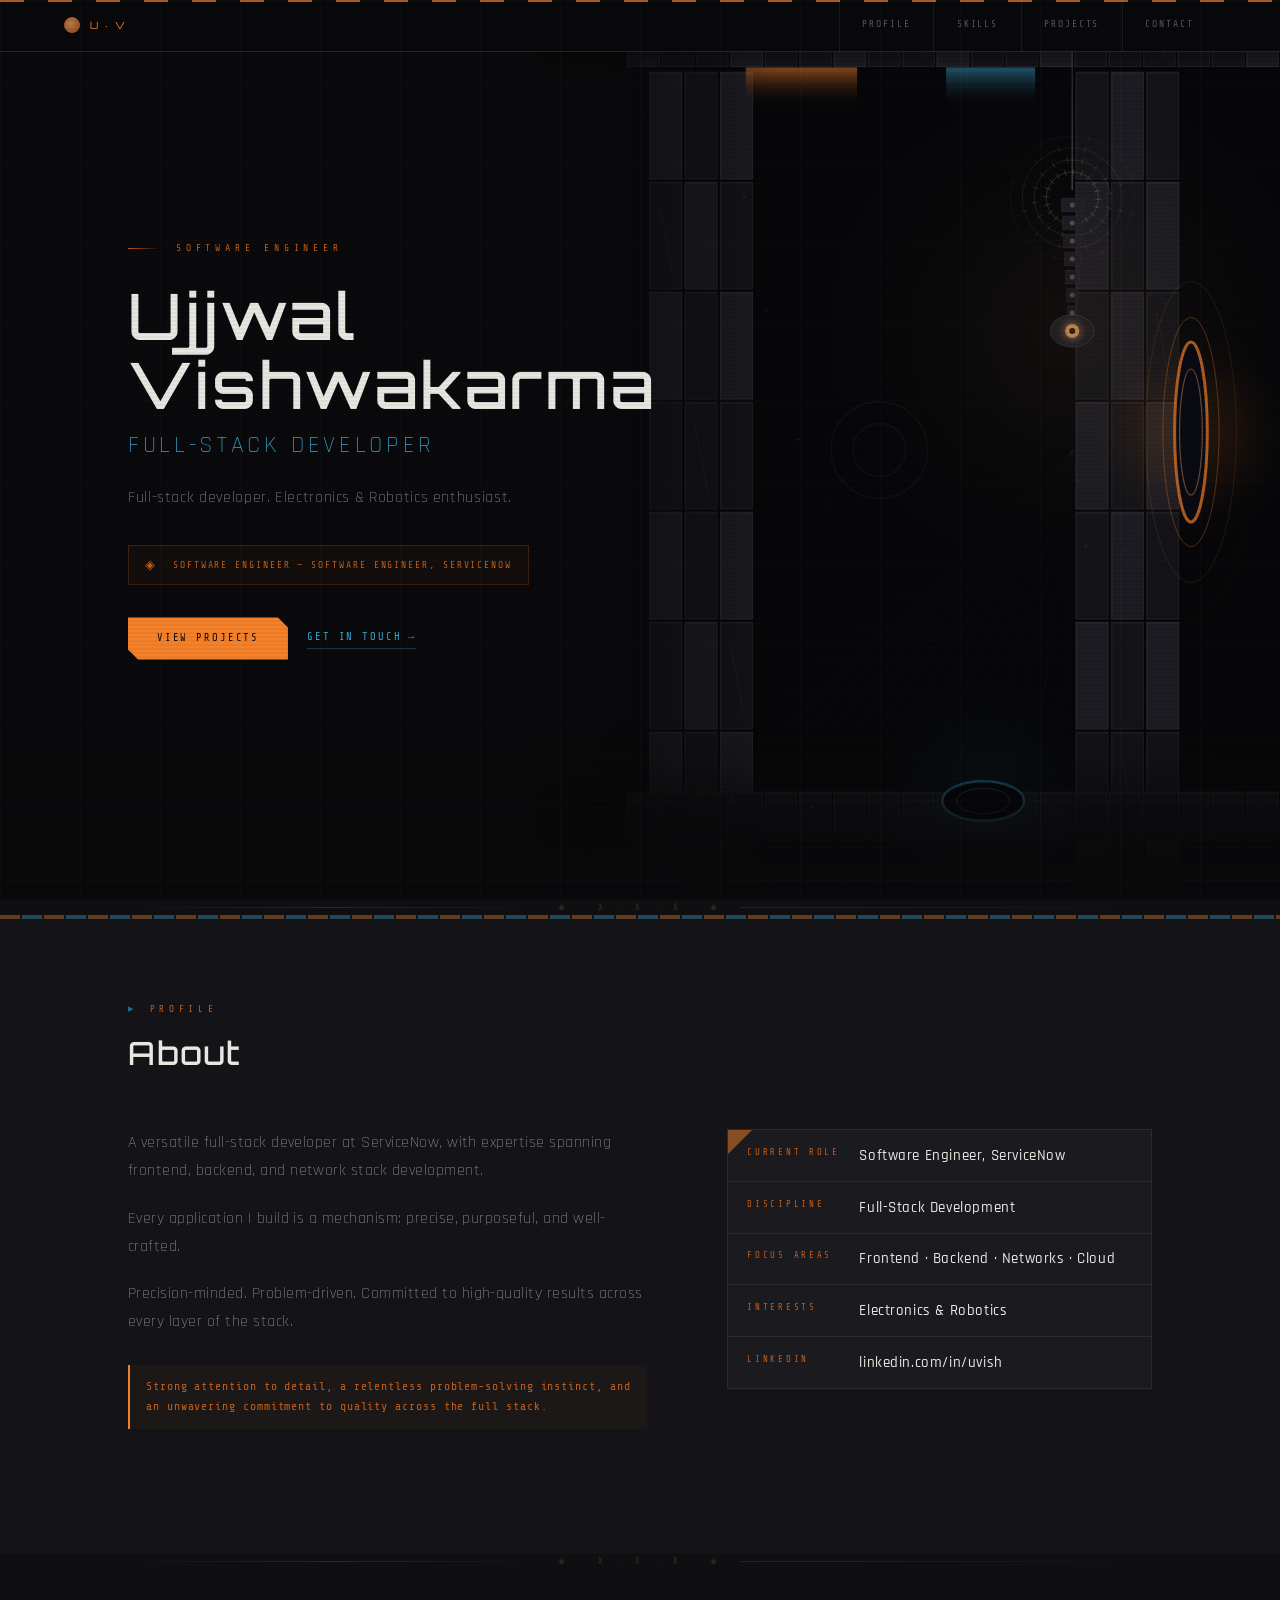
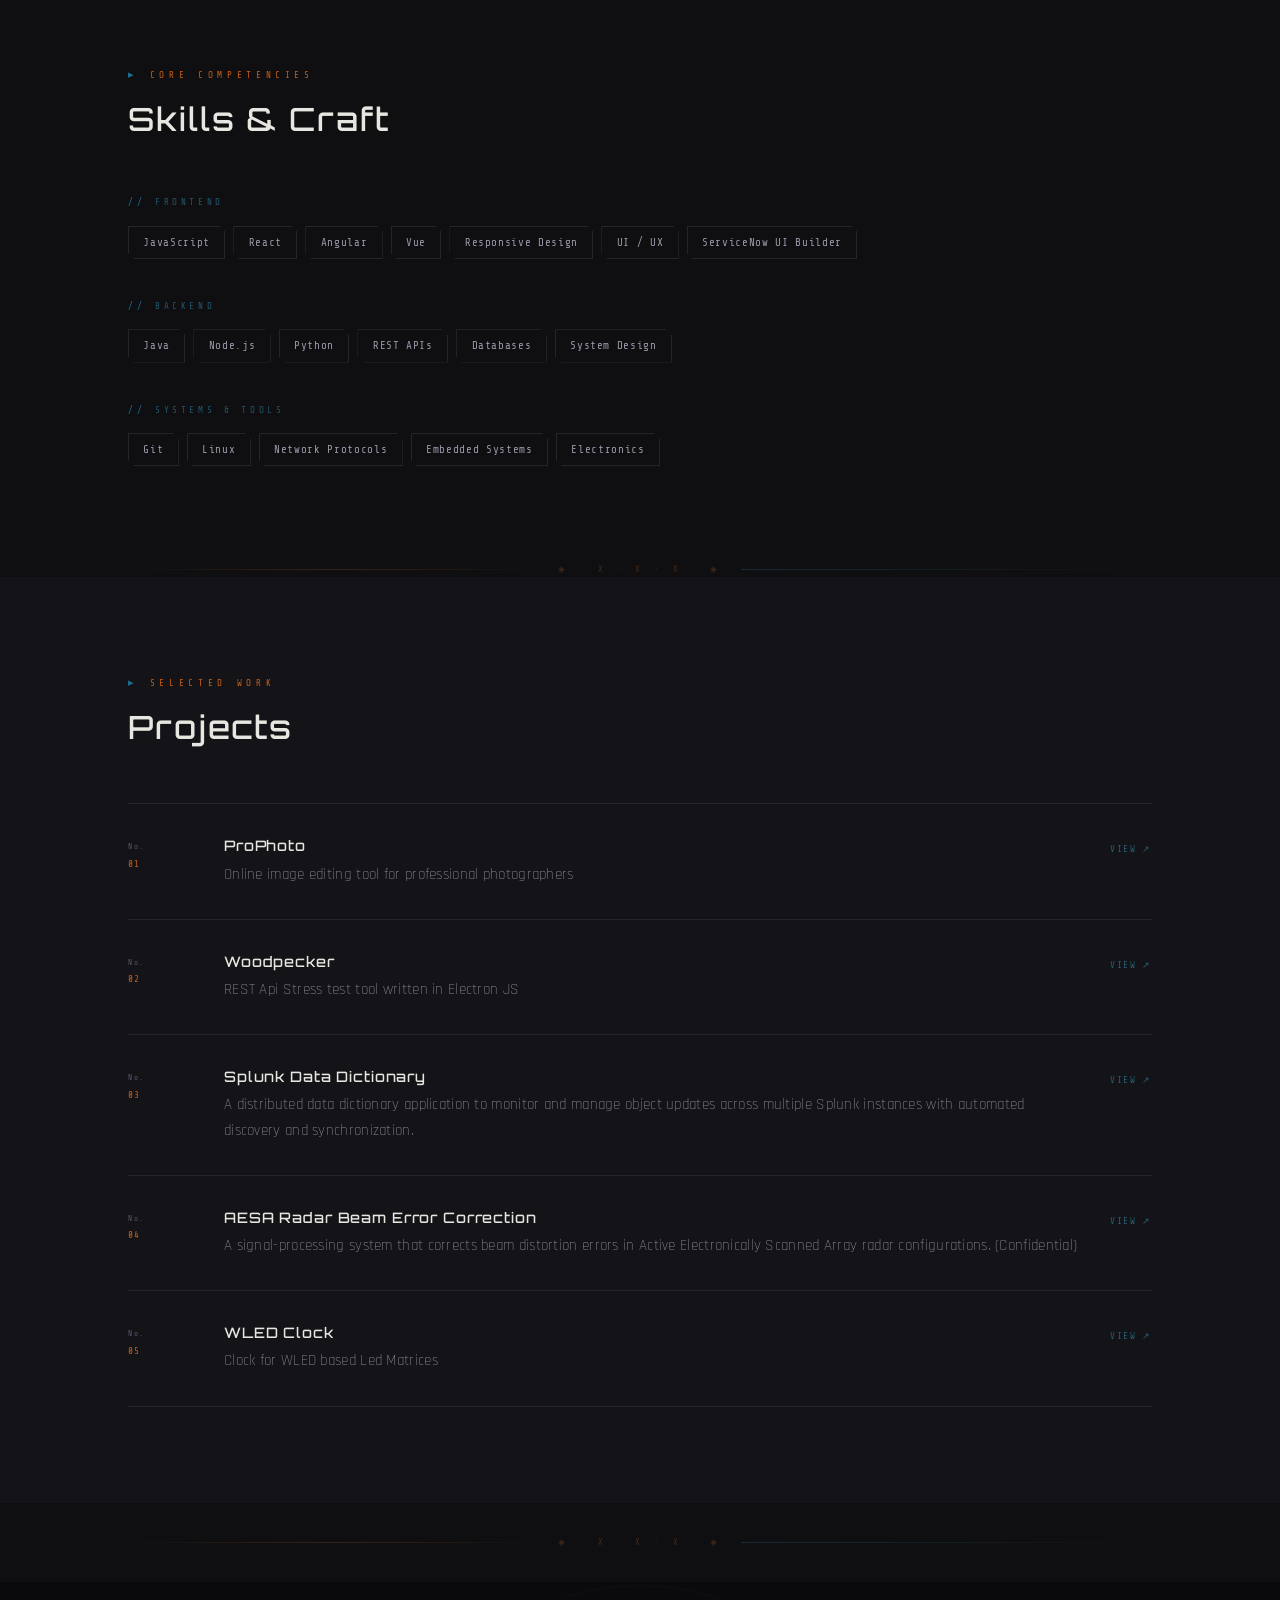
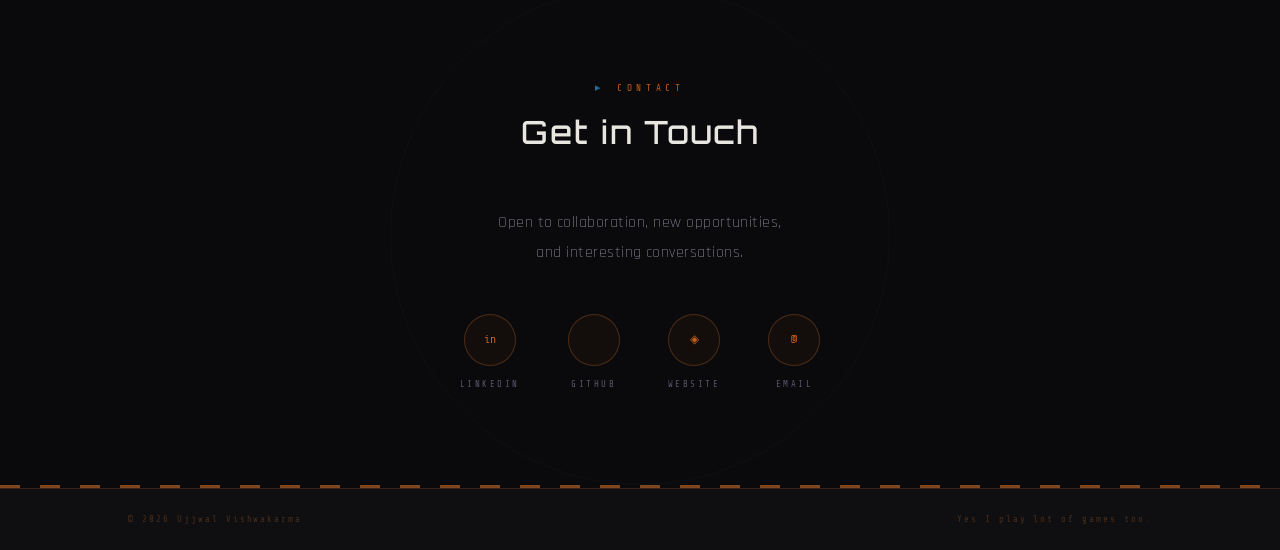
<file: index.html>
<!DOCTYPE html>
<html lang="en">
<head>
<meta charset="UTF-8">
<meta name="viewport" content="width=device-width, initial-scale=1.0">
<title>Portfolio — Ujjwal Vishwakarma</title>
<script src="data.js"></script>
<link href="https://fonts.googleapis.com/css2?family=Share+Tech+Mono&family=Rajdhani:wght@300;400;500;600&family=Orbitron:wght@400;500&display=swap" rel="stylesheet">
<style>

/* ─────────────────────────────────────────────
   PORTAL 2 / APERTURE SCIENCE PALETTE
   Core: concrete white, deep black, orange portal,
   blue portal, cold fluorescent white.
   Reference: test chamber panels, GLaDOS rig,
   Aperture UI, warning stripes.
───────────────────────────────────────────── */
:root {
  /* Backgrounds — concrete, institutional */
  --bg-0:   #0A0A0C;   /* deepest black */
  --bg-1:   #0F0F12;   /* body */
  --bg-2:   #141418;   /* panel surface */
  --bg-3:   #1A1A1F;   /* card */
  --bg-4:   #1F1F26;   /* hover */
  --panel:  #E8E6E0;   /* aperture white panel */
  --panel-d:#CFCCC4;   /* darker panel */

  /* Portal colours — the two portals */
  --orange:  #F4812A;  /* orange portal */
  --orange-d:#C45E18;  /* darker orange */
  --orange-l:#FAB070;  /* lighter orange */
  --blue:    #3BA8D4;  /* blue portal */
  --blue-d:  #1E6E96;  /* darker blue */
  --blue-l:  #7FD0F0;  /* lighter blue */

  /* Text */
  --text-0:  #E8E6E0;  /* primary — aperture white */
  --text-1:  #9898A8;  /* secondary — cold grey */
  --text-2:  #555568;  /* tertiary */
  --text-inv:#0A0A0C;  /* text on light bg */

  /* Rules */
  --rule-o:  rgba(244,129,42,0.18);
  --rule-b:  rgba(59,168,212,0.18);
  --rule:    rgba(232,230,224,0.08);
}

*, *::before, *::after { box-sizing: border-box; margin: 0; padding: 0; }
html { scroll-behavior: smooth; }

body {
  background: var(--bg-1);
  color: var(--text-0);
  font-family: 'Rajdhani', sans-serif;
  font-size: 17px;
  font-weight: 400;
  line-height: 1.75;
  overflow-x: hidden;
}

/* Subtle scanline overlay — Aperture terminal feel */
body::before {
  content: '';
  position: fixed; inset: 0; z-index: 9998; pointer-events: none;
  background: repeating-linear-gradient(
    0deg,
    transparent,
    transparent 2px,
    rgba(0,0,0,0.04) 2px,
    rgba(0,0,0,0.04) 4px
  );
}

/* Aperture grid — very faint panel lines */
body::after {
  content: '';
  position: fixed; inset: 0; z-index: 9997; pointer-events: none;
  opacity: 0.018;
  background-image:
    linear-gradient(rgba(232,230,224,1) 1px, transparent 1px),
    linear-gradient(90deg, rgba(232,230,224,1) 1px, transparent 1px);
  background-size: 80px 80px;
}

/* ─── NAV ─── */
nav {
  position: fixed; top: 0; left: 0; right: 0; z-index: 500;
  padding: 0 5vw;
  height: 52px;
  display: flex; justify-content: space-between; align-items: center;
  background: rgba(10,10,12,0.96);
  border-bottom: 1px solid var(--rule-o);
}

/* Aperture warning stripe on nav top edge */
nav::before {
  content: '';
  position: absolute; top: 0; left: 0; right: 0; height: 2px;
  background: repeating-linear-gradient(
    90deg,
    var(--orange) 0px, var(--orange) 24px,
    var(--bg-0) 24px, var(--bg-0) 48px
  );
  opacity: 0.7;
}

#nav-name {
  font-family: 'Orbitron', sans-serif;
  font-size: 0.62rem; letter-spacing: 0.22em; text-transform: uppercase;
  color: var(--orange); text-decoration: none;
  display: flex; align-items: center; gap: 0.6rem;
}
#nav-name::before {
  content: '';
  display: inline-block; width: 16px; height: 16px;
  border-radius: 50%;
  border: 1.5px solid var(--orange);
  background: radial-gradient(circle at 40% 40%, var(--orange-l), var(--orange-d));
  opacity: 0.7;
}

.nav-links { display: flex; gap: 0; list-style: none; }
.nav-links li { border-left: 1px solid var(--rule); }
.nav-links a {
  font-family: 'Share Tech Mono', monospace;
  font-size: 0.6rem; letter-spacing: 0.2em; text-transform: uppercase;
  color: var(--text-2); text-decoration: none;
  padding: 0 1.4rem; height: 52px;
  display: flex; align-items: center;
  transition: color 0.2s, background 0.2s;
  border-bottom: 2px solid transparent;
}
.nav-links a:hover {
  color: var(--blue-l);
  border-bottom-color: var(--blue);
  background: rgba(59,168,212,0.04);
}

/* ─── HERO ─── */
#hero {
  min-height: 100vh;
  display: flex; align-items: center;
  padding: 0 10vw;
  position: relative; overflow: hidden;
  background: var(--bg-0);
}

/* Hero canvas — right side */
#hero-canvas {
  position: absolute;
  right: 0; top: 0; bottom: 0;
  width: 58%; height: 100%;
  pointer-events: none;
  opacity: 0;
  animation: aperture-in 1.6s ease 0.8s forwards;
}

@keyframes aperture-in {
  from { opacity: 0; }
  to   { opacity: 1; }
}

/* Ground line */
.hero-floor {
  position: absolute; bottom: 0; left: 0; right: 0; height: 180px;
  background: linear-gradient(to top, rgba(10,10,12,0.98) 0%, transparent 100%);
  pointer-events: none; z-index: 1;
}

.hero-inner { position: relative; z-index: 2; max-width: 580px; }

.hero-eyebrow {
  font-family: 'Share Tech Mono', monospace;
  font-size: 0.6rem; letter-spacing: 0.5em; text-transform: uppercase;
  color: var(--orange-d); margin-bottom: 1.5rem;
  display: flex; align-items: center; gap: 1rem;
  opacity: 0; animation: slide-up 0.8s ease 0.3s forwards;
}
.hero-eyebrow::before {
  content: '';
  display: block; width: 32px; height: 1px;
  background: linear-gradient(to right, var(--orange-d), transparent);
}

#hero-name {
  font-family: 'Orbitron', sans-serif;
  font-size: clamp(2rem, 5vw, 4rem);
  font-weight: 500; line-height: 1.08; color: var(--text-0);
  opacity: 0; animation: slide-up 0.8s ease 0.5s forwards;
  letter-spacing: 0.04em;
}
#hero-name span {
  display: block;
  font-family: 'Rajdhani', sans-serif;
  font-size: 0.38em; font-weight: 300; letter-spacing: 0.15em;
  color: var(--blue); margin-top: 0.5em; text-transform: uppercase;
}

#hero-tagline {
  margin-top: 1.6rem; font-weight: 300;
  font-size: 1rem; color: var(--text-1);
  max-width: 400px; line-height: 1.85;
  letter-spacing: 0.04em;
  opacity: 0; animation: slide-up 0.8s ease 0.7s forwards;
}

/* GLaDOS-style test subject ID badge */
.subject-badge {
  margin-top: 2rem;
  display: inline-flex; align-items: center; gap: 1rem;
  border: 1px solid var(--rule-o);
  padding: 0.5rem 1rem;
  font-family: 'Share Tech Mono', monospace;
  font-size: 0.6rem; letter-spacing: 0.2em; text-transform: uppercase;
  color: var(--orange-d);
  background: rgba(244,129,42,0.04);
  opacity: 0; animation: slide-up 0.8s ease 0.85s forwards;
}
.subject-badge::before { content: '◈'; font-size: 0.8rem; }

.hero-cta {
  margin-top: 2rem; display: flex; gap: 1.2rem; align-items: center;
  opacity: 0; animation: slide-up 0.8s ease 1s forwards;
}
.btn-orange {
  font-family: 'Share Tech Mono', monospace;
  font-size: 0.65rem; letter-spacing: 0.18em; text-transform: uppercase;
  color: var(--bg-0); background: var(--orange);
  padding: 0.75rem 1.8rem; text-decoration: none;
  position: relative; overflow: hidden;
  transition: background 0.25s, transform 0.2s;
  clip-path: polygon(0 0, calc(100% - 10px) 0, 100% 10px, 100% 100%, 10px 100%, 0 calc(100% - 10px));
}
.btn-orange:hover { background: var(--orange-l); transform: translateY(-2px); }
.btn-blue {
  font-family: 'Share Tech Mono', monospace;
  font-size: 0.65rem; letter-spacing: 0.18em; text-transform: uppercase;
  color: var(--blue); text-decoration: none;
  display: flex; align-items: center; gap: 0.4rem;
  border-bottom: 1px solid rgba(59,168,212,0.3);
  padding-bottom: 2px; transition: color 0.25s, border-color 0.25s;
}
.btn-blue::after { content: '→'; }
.btn-blue:hover { color: var(--blue-l); border-color: rgba(59,168,212,0.6); }

@keyframes slide-up {
  from { opacity: 0; transform: translateY(16px); }
  to   { opacity: 1; transform: translateY(0); }
}

/* ─── SECTION DIVIDER ─── */
.divider {
  display: flex; align-items: center;
  padding: 0 10vw;
}
.div-line-o {
  flex: 1; height: 1px;
  background: linear-gradient(to right, transparent, var(--rule-o), transparent);
}
.div-line-b {
  flex: 1; height: 1px;
  background: linear-gradient(to right, var(--rule-b), transparent);
}
.div-mid {
  font-family: 'Share Tech Mono', monospace;
  font-size: 0.55rem; letter-spacing: 0.5em;
  color: rgba(244,129,42,0.22); padding: 0 1.2rem; white-space: nowrap;
}

/* ─── SECTIONS ─── */
section { padding: 6rem 10vw; }

.section-label {
  font-family: 'Share Tech Mono', monospace;
  font-size: 0.58rem; letter-spacing: 0.5em; text-transform: uppercase;
  color: var(--orange-d); margin-bottom: 0.4rem;
  display: flex; align-items: center; gap: 0.7rem;
}
.section-label::before {
  content: '▸';
  color: var(--blue-d); font-size: 0.7rem;
}

h2.section-title {
  font-family: 'Orbitron', sans-serif;
  font-size: clamp(1.3rem, 2.8vw, 2rem);
  font-weight: 500; color: var(--text-0);
  margin-bottom: 3rem; letter-spacing: 0.06em;
}

/* ─── ABOUT ─── */
#about { background: var(--bg-2); }

/* Panel-wall texture strip at top */
#about::before {
  content: '';
  display: block;
  height: 4px;
  background: repeating-linear-gradient(
    90deg,
    var(--orange) 0px, var(--orange) 20px,
    transparent 20px, transparent 22px,
    var(--blue) 22px, var(--blue) 42px,
    transparent 42px, transparent 44px
  );
  opacity: 0.35;
  margin: -6rem -10vw 0;
  margin-bottom: 5rem;
}

.about-grid {
  display: grid; grid-template-columns: 1.1fr 0.9fr; gap: 5rem; align-items: start;
}
.about-text p {
  color: var(--text-1); font-weight: 300;
  margin-bottom: 1.2rem; font-size: 1rem; letter-spacing: 0.03em;
}
.about-text p strong { color: var(--text-0); font-weight: 500; }

/* GLaDOS-style annotation */
.annotation {
  margin: 1.8rem 0;
  padding: 0.8rem 1rem;
  border-left: 2px solid var(--orange);
  background: rgba(244,129,42,0.04);
  font-family: 'Share Tech Mono', monospace;
  font-size: 0.72rem; letter-spacing: 0.08em; line-height: 1.7;
  color: var(--orange-d);
}

/* Test subject dossier */
.dossier {
  border: 1px solid var(--rule);
  background: var(--bg-3);
  position: relative; overflow: hidden;
}
/* Corner mark */
.dossier::before {
  content: '';
  position: absolute; top: 0; left: 0;
  width: 0; height: 0;
  border-style: solid;
  border-width: 24px 24px 0 0;
  border-color: var(--orange) transparent transparent transparent;
  opacity: 0.5;
}
.dossier-row {
  display: grid; grid-template-columns: 96px 1fr; gap: 1rem;
  padding: 0.78rem 1.2rem;
  border-bottom: 1px solid var(--rule);
  transition: background 0.2s;
}
.dossier-row:last-child { border-bottom: none; }
.dossier-row:hover { background: var(--bg-4); }
.d-key {
  font-family: 'Share Tech Mono', monospace;
  font-size: 0.56rem; letter-spacing: 0.3em; text-transform: uppercase;
  color: var(--orange-d); padding-top: 2px;
}
.d-val {
  font-family: 'Rajdhani', sans-serif; font-weight: 500;
  font-size: 0.92rem; color: var(--text-0); letter-spacing: 0.04em;
}

/* ─── SKILLS ─── */
#skills { background: var(--bg-1); }

#skills-grid { display: flex; flex-direction: column; gap: 2.5rem; }

.skill-group {}
.skill-group-title {
  font-family: 'Share Tech Mono', monospace;
  font-size: 0.57rem; letter-spacing: 0.4em; text-transform: uppercase;
  color: rgba(59,168,212,0.45); margin-bottom: 0.9rem;
  display: flex; align-items: center; gap: 0.6rem;
}
.skill-group-title::before { content: '//'; color: var(--blue-d); }

.skill-tags { display: flex; flex-wrap: wrap; gap: 0.5rem; }

.skill-tag {
  font-family: 'Share Tech Mono', monospace;
  font-size: 0.68rem; letter-spacing: 0.06em;
  color: var(--text-1);
  padding: 0.38rem 0.9rem;
  border: 1px solid rgba(232,230,224,0.1);
  position: relative; overflow: hidden;
  cursor: default; transition: color 0.25s, border-color 0.25s;
  clip-path: polygon(0 0, calc(100% - 6px) 0, 100% 6px, 100% 100%, 6px 100%, 0 calc(100% - 6px));
}
.skill-tag::before {
  content: '';
  position: absolute; inset: 0;
  background: rgba(59,168,212,0.05);
  transform: scaleX(0); transform-origin: left;
  transition: transform 0.3s ease;
}
.skill-tag:hover { color: var(--blue-l); border-color: rgba(59,168,212,0.35); }
.skill-tag:hover::before { transform: scaleX(1); }

/* ─── PROJECTS ─── */
#projects { background: var(--bg-2); }

#projects-list { display: flex; flex-direction: column; }

.project-item {
  display: grid; grid-template-columns: 64px 1fr auto;
  gap: 0 2rem; align-items: start;
  padding: 2rem 0;
  border-bottom: 1px solid var(--rule);
  position: relative; transition: background 0.2s;
}
.project-item::before {
  content: '';
  position: absolute; left: -10vw; right: -10vw; top: 0; bottom: 0;
  background: rgba(244,129,42,0.02);
  opacity: 0; transition: opacity 0.25s; pointer-events: none;
}
.project-item:hover::before { opacity: 1; }
.project-item:first-child { border-top: 1px solid var(--rule); }

/* Test chamber number badge */
.proj-num {
  font-family: 'Share Tech Mono', monospace;
  font-size: 0.58rem; letter-spacing: 0.12em; padding-top: 4px;
  color: var(--orange-d);
  display: flex; flex-direction: column; align-items: flex-start; gap: 2px;
}
.proj-num::before {
  content: 'No.';
  font-size: 0.48rem; letter-spacing: 0.2em; color: var(--text-2);
}

.proj-title {
  font-family: 'Orbitron', sans-serif;
  font-size: 0.9rem; font-weight: 500; color: var(--text-0);
  margin-bottom: 0.4rem; line-height: 1.3; letter-spacing: 0.06em;
  transition: color 0.25s;
}
.project-item:hover .proj-title { color: var(--orange-l); }
.proj-desc {
  font-weight: 300; font-size: 0.93rem; color: var(--text-1);
  line-height: 1.7; letter-spacing: 0.02em;
}
.proj-link {
  font-family: 'Share Tech Mono', monospace;
  font-size: 0.58rem; letter-spacing: 0.18em; text-transform: uppercase;
  color: rgba(59,168,212,0.5); text-decoration: none;
  padding-top: 5px; white-space: nowrap;
  display: flex; align-items: center; gap: 0.35rem;
  transition: color 0.25s;
}
.proj-link::after { content: '↗'; }
.proj-link:hover { color: var(--blue-l); }

/* ─── CONTACT ─── */
#contact {
  background: var(--bg-0);
  text-align: center; position: relative; overflow: hidden;
}

/* Aperture bottom warning stripe */
#contact::after {
  content: '';
  position: absolute; bottom: 0; left: 0; right: 0; height: 3px;
  background: repeating-linear-gradient(
    90deg,
    var(--orange) 0px, var(--orange) 20px,
    var(--bg-0) 20px, var(--bg-0) 40px
  );
  opacity: 0.5;
}

/* Portal ring decoration */
#contact::before {
  content: '';
  position: absolute; top: 50%; left: 50%; transform: translate(-50%, -50%);
  width: 500px; height: 500px; border-radius: 50%;
  border: 1px solid rgba(59,168,212,0.04);
  pointer-events: none;
}

.contact-inner { position: relative; z-index: 1; max-width: 520px; margin: 0 auto; }
#contact-sub {
  font-weight: 300; color: var(--text-1); font-size: 1rem;
  line-height: 1.9; margin-bottom: 2.8rem; letter-spacing: 0.03em;
}

.contact-row { display: flex; justify-content: center; gap: 3rem; flex-wrap: wrap; }

.contact-node { display: flex; flex-direction: column; align-items: center; gap: 0.7rem; text-decoration: none; transition: transform 0.25s; }
.contact-node:hover { transform: translateY(-4px); }

.cnode-icon {
  width: 52px; height: 52px;
  border-radius: 50%;
  border: 1.5px solid rgba(244,129,42,0.25);
  display: flex; align-items: center; justify-content: center;
  font-family: 'Share Tech Mono', monospace; font-size: 0.72rem;
  color: var(--orange-d);
  background: rgba(244,129,42,0.04);
  transition: border-color 0.25s, color 0.25s, background 0.25s;
  position: relative;
}
/* Portal ring glow on hover */
.cnode-icon::before {
  content: '';
  position: absolute; inset: -4px; border-radius: 50%;
  border: 1px solid transparent;
  transition: border-color 0.25s;
}
.contact-node:hover .cnode-icon {
  border-color: rgba(244,129,42,0.6);
  color: var(--orange); background: rgba(244,129,42,0.08);
}
.contact-node:hover .cnode-icon::before { border-color: rgba(244,129,42,0.2); }

.cnode-label {
  font-family: 'Share Tech Mono', monospace;
  font-size: 0.56rem; letter-spacing: 0.28em; text-transform: uppercase;
  color: var(--text-2); transition: color 0.25s;
}
.contact-node:hover .cnode-label { color: var(--orange-d); }

/* ─── FOOTER ─── */
footer {
  padding: 1.4rem 10vw;
  border-top: 1px solid var(--rule-o);
  display: flex; justify-content: space-between; align-items: center;
}
footer p {
  font-family: 'Share Tech Mono', monospace;
  font-size: 0.56rem; letter-spacing: 0.22em;
  color: rgba(244,129,42,0.25);
}

/* ─── SCROLL REVEAL ─── */
.reveal { opacity: 0; transform: translateY(18px); transition: opacity 0.8s ease, transform 0.8s ease; }
.reveal.vis { opacity: 1; transform: translateY(0); }

/* ─── RESPONSIVE ─── */
@media (max-width: 768px) {
  nav { padding: 0 5vw; }
  .nav-links { display: none; }
  section { padding: 4rem 6vw; }
  .about-grid { grid-template-columns: 1fr; gap: 3rem; }
  #hero { padding: 0 6vw; }
  #hero-canvas { width: 100%; opacity: 0.25; }
  .project-item { grid-template-columns: 52px 1fr; }
  .proj-link { display: none; }
  footer { flex-direction: column; gap: 0.5rem; text-align: center; }
  .divider { padding: 0 6vw; }
}
</style>
</head>
<body>

<!-- NAV -->
<nav>
  <a id="nav-name" href="#"></a>
  <ul class="nav-links">
    <li><a href="#about">Profile</a></li>
    <li><a href="#skills">Skills</a></li>
    <li><a href="#projects">Projects</a></li>
    <li><a href="#contact">Contact</a></li>
  </ul>
</nav>

<!-- HERO -->
<section id="hero">
  <canvas id="hero-canvas"></canvas>
  <div class="hero-floor"></div>
  <div class="hero-inner">
    <div class="hero-eyebrow" id="hero-eyebrow"></div>
    <h1 id="hero-name"></h1>
    <p id="hero-tagline"></p>
    <div class="subject-badge" id="subject-badge"></div>
    <div class="hero-cta">
      <a href="#projects" class="btn-orange">View Projects</a>
      <a href="#contact" class="btn-blue">Get in Touch</a>
    </div>
  </div>
</section>

<div class="divider">
  <div class="div-line-o"></div>
  <div class="div-mid">◈ &nbsp; X · X · X &nbsp; ◈</div>
  <div class="div-line-b"></div>
</div>

<!-- ABOUT -->
<section id="about">
  <div class="section-label">Profile</div>
  <h2 class="section-title">About</h2>
  <div class="about-grid">
    <div class="about-text reveal" id="about-text"></div>
    <div class="reveal" style="transition-delay:0.12s;">
      <div class="dossier" id="dossier"></div>
    </div>
  </div>
</section>

<div class="divider">
  <div class="div-line-o"></div>
  <div class="div-mid">◈ &nbsp; X · X · X &nbsp; ◈</div>
  <div class="div-line-b"></div>
</div>

<!-- SKILLS -->
<section id="skills">
  <div class="section-label">Core Competencies</div>
  <h2 class="section-title">Skills &amp; Craft</h2>
  <div id="skills-grid"></div>
</section>

<div class="divider">
  <div class="div-line-o"></div>
  <div class="div-mid">◈ &nbsp; X · X · X &nbsp; ◈</div>
  <div class="div-line-b"></div>
</div>

<!-- PROJECTS -->
<section id="projects">
  <div class="section-label">Selected Work</div>
  <h2 class="section-title">Projects</h2>
  <div id="projects-list"></div>
</section>

<div class="divider" style="padding-top:2rem;padding-bottom:2rem;">
  <div class="div-line-o"></div>
  <div class="div-mid">◈ &nbsp; X · X · X &nbsp; ◈</div>
  <div class="div-line-b"></div>
</div>

<!-- CONTACT -->
<section id="contact">
  <div class="contact-inner">
    <div class="section-label" style="justify-content:center;">Contact</div>
    <h2 class="section-title">Get in Touch</h2>
    <p id="contact-sub" class="reveal"></p>
    <div class="contact-row reveal" id="contact-row" style="transition-delay:0.12s;"></div>
  </div>
</section>

<footer>
  <p id="footer-left"></p>
  <p id="footer-right"></p>
</footer>

<!-- Portal hero canvas — Aperture Science facility -->
<script>
(function(){
  const canvas = document.getElementById('hero-canvas');
  const ctx = canvas.getContext('2d');

  function resize(){
    canvas.width  = canvas.offsetWidth  * window.devicePixelRatio;
    canvas.height = canvas.offsetHeight * window.devicePixelRatio;
    ctx.scale(window.devicePixelRatio, window.devicePixelRatio);
  }
  resize();
  window.addEventListener('resize', resize);

  /* Floating dust particles */
  const dust = Array.from({length:40}, () => ({
    x: Math.random(), y: Math.random(),
    r: 0.4 + Math.random()*1.2,
    vx: (Math.random()-0.5)*0.00008,
    vy: -(0.00004+Math.random()*0.00008),
    a: 0.15+Math.random()*0.35,
    ph: Math.random()*Math.PI*2,
  }));

  /* Portal ripple rings */
  const rings = [
    {x:0.72, y:0.48, r:0, maxR:0.18, col:'orange', spd:0.0006, a:0.5},
    {x:0.72, y:0.48, r:0.06, maxR:0.18, col:'orange', spd:0.0006, a:0.35},
    {x:0.72, y:0.48, r:0.12, maxR:0.18, col:'orange', spd:0.0006, a:0.2},
  ];

  /* ── Robot state — shared across frames ── */
  const robot = {
    active: false,
    progress: 0,
    speed: 0.01,
    p1x:0, p1y:0, p2x:0, p2y:0, cpx:0, cpy:0,
    nextLaunch: 120, /* first launch after ~2s */
  };

  let t = 0;

  function draw(){
    const W = canvas.offsetWidth;
    const H = canvas.offsetHeight;
    if(W===0||H===0){t++;requestAnimationFrame(draw);return;}
    ctx.clearRect(0,0,W,H);

    /* ── Background: deep black test chamber void ── */
    ctx.fillStyle='#070709';
    ctx.fillRect(0,0,W,H);

    /* ── Far depth — infinite test chamber grid ── */
    /* vanishing point at centre-right */
    const vpX = W*0.72, vpY = H*0.50;

    /* Floor grid — perspective */
    ctx.save();
    ctx.strokeStyle='rgba(232,230,224,0.028)';
    ctx.lineWidth=0.5;
    /* horizontal lines */
    for(let i=0;i<14;i++){
      const fy = H*0.52 + i*(H*0.5/14);
      const t_  = (fy - vpY)/(H - vpY);
      const x0  = vpX - t_*(vpX - 0);
      const x1  = vpX + t_*(W - vpX);
      ctx.beginPath(); ctx.moveTo(x0,fy); ctx.lineTo(x1,fy); ctx.stroke();
    }
    /* vertical lines converging to vp */
    for(let i=0;i<18;i++){
      const fx = W*0.1 + i*(W*0.9/18);
      ctx.beginPath(); ctx.moveTo(vpX,vpY); ctx.lineTo(fx,H); ctx.stroke();
    }
    ctx.restore();

    /* ── WALL PANELS — Portal 2's signature white modular panels ── */
    function panel(px,py,pw,ph, lit, damage){
      /* panel body */
      ctx.fillStyle = damage ? '#141418' : (lit ? '#1C1C22' : '#141418');
      ctx.fillRect(px,py,pw,ph);
      /* panel bevel — top/left bright, bottom/right dark */
      ctx.strokeStyle='rgba(232,230,224,0.06)'; ctx.lineWidth=1;
      ctx.strokeRect(px+1,py+1,pw-2,ph-2);
      ctx.strokeStyle='rgba(0,0,0,0.5)'; ctx.lineWidth=1;
      ctx.beginPath(); ctx.moveTo(px,py+ph); ctx.lineTo(px+pw,py+ph); ctx.stroke();
      ctx.beginPath(); ctx.moveTo(px+pw,py); ctx.lineTo(px+pw,py+ph); ctx.stroke();
      /* light edge on top/left */
      ctx.strokeStyle='rgba(232,230,224,0.1)'; ctx.lineWidth=0.5;
      ctx.beginPath(); ctx.moveTo(px,py); ctx.lineTo(px+pw,py); ctx.stroke();
      ctx.beginPath(); ctx.moveTo(px,py); ctx.lineTo(px,py+ph); ctx.stroke();
      /* damage crack */
      if(damage){
        ctx.strokeStyle='rgba(200,180,150,0.12)'; ctx.lineWidth=0.5;
        ctx.beginPath();
        ctx.moveTo(px+pw*0.3, py+ph*0.2);
        ctx.lineTo(px+pw*0.55, py+ph*0.6);
        ctx.lineTo(px+pw*0.7, py+ph*0.85);
        ctx.stroke();
      }
    }

    /* Left wall panels */
    const panW = W*0.045, panH = H*0.12;
    for(let row=0;row<8;row++){
      for(let col=0;col<3;col++){
        const dmg = (row===3&&col===1)||(row===5&&col===2)||(row===1&&col===0);
        panel(W*0.15 + col*(panW+2), H*0.08 + row*(panH+2), panW, panH, row%2===col%2, dmg);
      }
    }

    /* Right wall panels */
    for(let row=0;row<8;row++){
      for(let col=0;col<3;col++){
        const dmg = (row===2&&col===0)||(row===6&&col===1);
        panel(W*0.82 - col*(panW+2), H*0.08 + row*(panH+2), panW, panH, row%2!==col%2, dmg);
      }
    }

    /* Ceiling panels strip */
    for(let col=0;col<22;col++){
      panel(W*0.12 + col*(panW+1), H*0.02, panW, H*0.055, col%3===0, col===8||col===15);
    }

    /* Floor panels */
    for(let col=0;col<22;col++){
      panel(W*0.12 + col*(panW+1), H*0.88, panW, H*0.055, false, col===5||col===12||col===18);
    }

    /* ── GLaDOS HANGING RIG — spine + concentric rings ── */
    const glX = W*0.72, glY = H*0.22;

    /* descent cable from ceiling */
    const grad = ctx.createLinearGradient(glX, 0, glX, glY);
    grad.addColorStop(0, 'rgba(232,230,224,0.08)');
    grad.addColorStop(1, 'rgba(232,230,224,0.25)');
    ctx.strokeStyle=grad; ctx.lineWidth=1.5;
    ctx.beginPath(); ctx.moveTo(glX, 0); ctx.lineTo(glX, glY-8); ctx.stroke();

    /* concentric ring halo */
    const ringRadii = [62, 50, 38, 26];
    const ringAlpha = [0.06, 0.10, 0.15, 0.22];
    const eyeBlend = (Math.sin(t*0.008)+1)/2;
    const eyeR = Math.round(59  + eyeBlend*(244-59));
    const eyeG = Math.round(168 + eyeBlend*(129-168));
    const eyeB = Math.round(212 + eyeBlend*(42-212));
    const coreFlick = 0.85 + 0.15*Math.sin(t*0.04);

    ringRadii.forEach((r,i) => {
      const rot = t*0.004*(i%2===0?1:-1);
      ctx.save(); ctx.translate(glX,glY); ctx.rotate(rot);
      ctx.strokeStyle=`rgba(232,230,224,${ringAlpha[i]})`; ctx.lineWidth=0.6;
      ctx.beginPath(); ctx.arc(0,0,r,0,Math.PI*2); ctx.stroke();
      const ticks = 8 + i*4;
      for(let k=0;k<ticks;k++){
        const a=(k/ticks)*Math.PI*2;
        ctx.strokeStyle=`rgba(232,230,224,${ringAlpha[i]*1.5})`; ctx.lineWidth=0.5;
        ctx.beginPath();
        ctx.moveTo(Math.cos(a)*(r-3), Math.sin(a)*(r-3));
        ctx.lineTo(Math.cos(a)*(r+3), Math.sin(a)*(r+3));
        ctx.stroke();
      }
      ctx.restore();
    });

    /* spine segments */
    const spineSegs = 7;
    for(let s=0;s<spineSegs;s++){
      const sy = glY + s*18;
      const sw = 22 - s*2;
      ctx.fillStyle=`rgba(30,30,38,${0.9-s*0.05})`;
      ctx.fillRect(glX-sw/2, sy, sw, 14);
      ctx.strokeStyle='rgba(232,230,224,0.08)'; ctx.lineWidth=0.5;
      ctx.strokeRect(glX-sw/2, sy, sw, 14);
      ctx.beginPath(); ctx.arc(glX, sy+7, 2.5, 0, Math.PI*2);
      ctx.fillStyle='rgba(180,180,200,0.3)'; ctx.fill();
    }

    /* GLaDOS core — the eye */
    const coreY = glY + spineSegs*18 + 7;
    ctx.fillStyle='#1A1A22';
    ctx.beginPath(); ctx.ellipse(glX, coreY, 22, 16, 0, 0, Math.PI*2); ctx.fill();
    ctx.strokeStyle='rgba(232,230,224,0.15)'; ctx.lineWidth=0.8;
    ctx.beginPath(); ctx.ellipse(glX, coreY, 22, 16, 0, 0, Math.PI*2); ctx.stroke();
    const eyeGlow = ctx.createRadialGradient(glX, coreY, 0, glX, coreY, 18);
    eyeGlow.addColorStop(0,`rgba(${eyeR},${eyeG},${eyeB},${0.9*coreFlick})`);
    eyeGlow.addColorStop(0.4,`rgba(${eyeR},${eyeG},${eyeB},${0.3*coreFlick})`);
    eyeGlow.addColorStop(1,'transparent');
    ctx.fillStyle=eyeGlow;
    ctx.beginPath(); ctx.arc(glX, coreY, 18, 0, Math.PI*2); ctx.fill();
    ctx.beginPath(); ctx.arc(glX, coreY, 7, 0, Math.PI*2);
    ctx.fillStyle=`rgba(${eyeR},${eyeG},${eyeB},${0.95*coreFlick})`; ctx.fill();
    ctx.beginPath(); ctx.arc(glX, coreY, 3, 0, Math.PI*2);
    ctx.fillStyle='rgba(0,0,0,0.8)'; ctx.fill();

    const sceneGlow = ctx.createRadialGradient(glX, coreY, 0, glX, coreY, W*0.35);
    sceneGlow.addColorStop(0,`rgba(${eyeR},${eyeG},${eyeB},0.06)`);
    sceneGlow.addColorStop(0.5,`rgba(${eyeR},${eyeG},${eyeB},0.02)`);
    sceneGlow.addColorStop(1,'transparent');
    ctx.fillStyle=sceneGlow; ctx.fillRect(0,0,W,H);

    /* ── ORANGE PORTAL — on right wall ── */
    const opX = W*0.88, opY = H*0.48, opRx = W*0.022, opRy = H*0.10;
    const opFlick = 0.8 + 0.2*Math.sin(t*0.05);
    /* portal glow on wall */
    const opWall = ctx.createRadialGradient(opX, opY, 0, opX, opY, W*0.15);
    opWall.addColorStop(0,`rgba(244,129,42,${0.18*opFlick})`);
    opWall.addColorStop(0.5,`rgba(244,129,42,${0.07*opFlick})`);
    opWall.addColorStop(1,'transparent');
    ctx.fillStyle=opWall; ctx.fillRect(0,0,W,H);
    /* portal interior — dark void */
    ctx.fillStyle='#0A0A12';
    ctx.beginPath(); ctx.ellipse(opX,opY,opRx,opRy,0,0,Math.PI*2); ctx.fill();
    /* outer rim */
    ctx.strokeStyle=`rgba(244,129,42,${0.9*opFlick})`; ctx.lineWidth=3;
    ctx.beginPath(); ctx.ellipse(opX,opY,opRx,opRy,0,0,Math.PI*2); ctx.stroke();
    /* inner rim */
    ctx.strokeStyle=`rgba(250,176,112,${0.5*opFlick})`; ctx.lineWidth=1.2;
    ctx.beginPath(); ctx.ellipse(opX,opY,opRx*0.7,opRy*0.7,0,0,Math.PI*2); ctx.stroke();
    /* ring ripples emanating outward */
    rings.forEach(ring => {
      ring.r = (ring.r + ring.spd) % ring.maxR;
      const rScale = ring.r / ring.maxR;
      const rAlpha = ring.a * (1-rScale);
      ctx.strokeStyle=`rgba(244,129,42,${rAlpha})`;
      ctx.lineWidth = 0.8;
      ctx.beginPath();
      ctx.ellipse(opX, opY, opRx + rScale*W*0.07, opRy + rScale*H*0.12, 0, 0, Math.PI*2);
      ctx.stroke();
    });

    /* ── BLUE PORTAL — on floor ── */
    const bpX = W*0.60, bpY = H*0.89, bpRx = W*0.055, bpRy = H*0.022;
    const bpFlick = 0.75 + 0.25*Math.sin(t*0.038+1.5);
    const bpWall = ctx.createRadialGradient(bpX, bpY, 0, bpX, bpY, W*0.18);
    bpWall.addColorStop(0,`rgba(59,168,212,${0.14*bpFlick})`);
    bpWall.addColorStop(1,'transparent');
    ctx.fillStyle=bpWall; ctx.fillRect(0,0,W,H);
    ctx.fillStyle='#050508';
    ctx.beginPath(); ctx.ellipse(bpX,bpY,bpRx,bpRy,0,0,Math.PI*2); ctx.fill();
    ctx.strokeStyle=`rgba(59,168,212,${0.85*bpFlick})`; ctx.lineWidth=2.5;
    ctx.beginPath(); ctx.ellipse(bpX,bpY,bpRx,bpRy,0,0,Math.PI*2); ctx.stroke();
    ctx.strokeStyle=`rgba(127,208,240,${0.45*bpFlick})`; ctx.lineWidth=1;
    ctx.beginPath(); ctx.ellipse(bpX,bpY,bpRx*0.65,bpRy*0.65,0,0,Math.PI*2); ctx.stroke();

    /* ── PORTAL ROBOT — draws active robot if one is in flight ── */
    if(robot.active){
      const rp = robot.progress; /* 0 → 1 */
      /* bezier: exits blue portal upward, arcs across, enters orange portal */
      const r1x=robot.p1x, r1y=robot.p1y;
      const r2x=robot.p2x, r2y=robot.p2y;
      const rcx=robot.cpx, rcy=robot.cpy;
      const rx=(1-rp)*(1-rp)*r1x + 2*(1-rp)*rp*rcx + rp*rp*r2x;
      const ry=(1-rp)*(1-rp)*r1y + 2*(1-rp)*rp*rcy + rp*rp*r2y;
      /* tangent for rotation */
      const dtx=2*(1-rp)*(rcx-r1x)+2*rp*(r2x-rcx);
      const dty=2*(1-rp)*(rcy-r1y)+2*rp*(r2y-rcy);
      const angle=Math.atan2(dty,dtx);
      /* entry/exit fade */
      const fade = rp<0.08 ? rp/0.08 : rp>0.92 ? (1-rp)/0.08 : 1;
      /* portal glow trail — colour of the entry portal */
      const trailCol = (robot.dir==='b2o' ? rp<0.5 : rp>0.5) ? `rgba(59,168,212,` : `rgba(244,129,42,`;
      const tg=ctx.createRadialGradient(rx,ry,0,rx,ry,18);
      tg.addColorStop(0,trailCol+`${0.18*fade})`);
      tg.addColorStop(1,'transparent');
      ctx.fillStyle=tg; ctx.fillRect(rx-18,ry-18,36,36);

      ctx.save();
      ctx.translate(rx,ry);
      ctx.rotate(angle - Math.PI*0.5); /* face direction of travel */
      ctx.globalAlpha = fade;
      const s = 13; /* robot scale */

      /* ── Atlas-style robot silhouette ── */
      /* body — rounded rect */
      ctx.fillStyle='#D0CEC8';
      ctx.beginPath();
      ctx.roundRect(-s*0.55,-s*0.5,s*1.1,s*1.2,s*0.22);
      ctx.fill();
      ctx.strokeStyle='rgba(0,0,0,0.4)'; ctx.lineWidth=0.8;
      ctx.stroke();

      /* body panel lines */
      ctx.strokeStyle='rgba(80,80,100,0.4)'; ctx.lineWidth=0.5;
      ctx.beginPath(); ctx.moveTo(-s*0.3,-s*0.1); ctx.lineTo(s*0.3,-s*0.1); ctx.stroke();
      ctx.beginPath(); ctx.moveTo(-s*0.3, s*0.25); ctx.lineTo(s*0.3, s*0.25); ctx.stroke();

      /* head — round */
      ctx.fillStyle='#C8C6C0';
      ctx.beginPath(); ctx.arc(0,-s*0.78,s*0.38,0,Math.PI*2); ctx.fill();
      ctx.strokeStyle='rgba(0,0,0,0.3)'; ctx.lineWidth=0.7; ctx.stroke();

      /* eye — single glowing dot, portal-coloured by direction */
      const eCol = (robot.dir==='b2o' ? rp<0.5 : rp>0.5) ? `rgba(59,168,212,` : `rgba(244,129,42,`;
      const eg=ctx.createRadialGradient(0,-s*0.78,0,0,-s*0.78,s*0.22);
      eg.addColorStop(0,eCol+'1)');
      eg.addColorStop(0.4,eCol+'0.5)');
      eg.addColorStop(1,'transparent');
      ctx.fillStyle=eg;
      ctx.beginPath(); ctx.arc(0,-s*0.78,s*0.22,0,Math.PI*2); ctx.fill();
      ctx.fillStyle=eCol+'1)';
      ctx.beginPath(); ctx.arc(0,-s*0.78,s*0.09,0,Math.PI*2); ctx.fill();

      /* legs */
      ctx.fillStyle='#B0AEA8';
      ctx.fillRect(-s*0.38, s*0.65, s*0.3, s*0.55);
      ctx.fillRect( s*0.08, s*0.65, s*0.3, s*0.55);
      /* feet */
      ctx.fillStyle='#999790';
      ctx.beginPath(); ctx.ellipse(-s*0.23,s*1.22,s*0.22,s*0.1,0,0,Math.PI*2); ctx.fill();
      ctx.beginPath(); ctx.ellipse( s*0.23,s*1.22,s*0.22,s*0.1,0,0,Math.PI*2); ctx.fill();

      /* arms */
      ctx.strokeStyle='#B0AEA8'; ctx.lineWidth=s*0.18; ctx.lineCap='round';
      /* left arm — swings with travel */
      ctx.beginPath();
      ctx.moveTo(-s*0.55, s*0.1);
      ctx.lineTo(-s*0.55 - s*0.5, s*0.1 + Math.sin(rp*Math.PI*8)*s*0.3);
      ctx.stroke();
      /* right arm */
      ctx.beginPath();
      ctx.moveTo(s*0.55, s*0.1);
      ctx.lineTo(s*0.55 + s*0.5, s*0.1 - Math.sin(rp*Math.PI*8)*s*0.3);
      ctx.stroke();

      ctx.restore();
      robot.progress += robot.speed;
      if(robot.progress >= 1) {
        robot.active = false;
        /* schedule next launch: 3–7 seconds */
        robot.nextLaunch = t + 180 + Math.floor(Math.random()*240);
      }
    }
    /* trigger new robot launch */
    if(!robot.active && t >= robot.nextLaunch && W>0){
      robot.active   = true;
      robot.progress = 0;
      robot.speed    = 0.008 + Math.random()*0.005;
      /* random direction each launch */
      robot.dir = Math.random() < 0.5 ? 'b2o' : 'o2b';
      if(robot.dir === 'b2o'){
        /* blue floor portal → orange wall portal */
        robot.p1x = W*0.60; robot.p1y = H*0.89;
        robot.p2x = W*0.88; robot.p2y = H*0.48;
        robot.cpx = W*0.68 + (Math.random()-0.5)*W*0.08;
        robot.cpy = H*0.25 + Math.random()*H*0.15;
      } else {
        /* orange wall portal → blue floor portal */
        robot.p1x = W*0.88; robot.p1y = H*0.48;
        robot.p2x = W*0.60; robot.p2y = H*0.89;
        robot.cpx = W*0.68 + (Math.random()-0.5)*W*0.08;
        robot.cpy = H*0.25 + Math.random()*H*0.15;
      }
      robot.nextLaunch = t + 180 + Math.floor(Math.random()*240);
    }

    /* ── APERTURE LOGO — faint on back wall ── */
    const aX = W*0.46, aY = H*0.50, aR = W*0.065;
    const logoA = 0.04 + 0.01*Math.sin(t*0.015);
    ctx.save(); ctx.globalAlpha=logoA;
    /* outer circle */
    ctx.strokeStyle='rgba(232,230,224,0.8)'; ctx.lineWidth=1.5;
    ctx.beginPath(); ctx.arc(aX,aY,aR,0,Math.PI*2); ctx.stroke();
    /* inner circle */
    ctx.beginPath(); ctx.arc(aX,aY,aR*0.55,0,Math.PI*2); ctx.stroke();
    /* three spoke cuts */
    for(let k=0;k<3;k++){
      const angle = (k/3)*Math.PI*2 - Math.PI/2;
      const x0=aX+Math.cos(angle)*aR*0.55;
      const y0=aY+Math.sin(angle)*aR*0.55;
      const x1=aX+Math.cos(angle)*aR;
      const y1=aY+Math.sin(angle)*aR;
      ctx.strokeStyle='rgba(10,10,12,1)'; ctx.lineWidth=5;
      ctx.beginPath(); ctx.moveTo(x0,y0); ctx.lineTo(x1,y1); ctx.stroke();
    }
    ctx.restore();

    /* ── Light strips on ceiling ── */
    const lsGlow = 0.7 + 0.3*Math.sin(t*0.02);
    /* orange strip */
    const ls1 = ctx.createLinearGradient(0, H*0.075, 0, H*0.12);
    ls1.addColorStop(0,`rgba(244,129,42,${0.55*lsGlow})`);
    ls1.addColorStop(1,'transparent');
    ctx.fillStyle=ls1; ctx.fillRect(W*0.28,H*0.075,W*0.15,H*0.045);
    /* blue strip */
    const ls2 = ctx.createLinearGradient(0, H*0.075, 0, H*0.12);
    ls2.addColorStop(0,`rgba(59,168,212,${0.5*lsGlow})`);
    ls2.addColorStop(1,'transparent');
    ctx.fillStyle=ls2; ctx.fillRect(W*0.55,H*0.075,W*0.12,H*0.045);

    /* ── Floating dust ── */
    dust.forEach(p => {
      p.x+=p.vx; p.y+=p.vy;
      if(p.y<-0.02){p.y=1.02;p.x=Math.random();}
      if(p.x<-0.02||p.x>1.02){p.x=Math.random();}
      const da = p.a*(0.5+0.5*Math.sin(t*0.06+p.ph));
      ctx.beginPath(); ctx.arc(p.x*W,p.y*H,p.r,0,Math.PI*2);
      ctx.fillStyle=`rgba(232,230,224,${da*0.25})`; ctx.fill();
    });

    /* ── Left vignette — blend into page ── */
    const vl=ctx.createLinearGradient(0,0,W*0.32,0);
    vl.addColorStop(0,'rgba(10,10,12,1)');
    vl.addColorStop(0.6,'rgba(10,10,12,0.4)');
    vl.addColorStop(1,'transparent');
    ctx.fillStyle=vl; ctx.fillRect(0,0,W*0.32,H);

    /* top vignette */
    const vt=ctx.createLinearGradient(0,0,0,H*0.08);
    vt.addColorStop(0,'rgba(7,7,9,0.95)');
    vt.addColorStop(1,'transparent');
    ctx.fillStyle=vt; ctx.fillRect(0,0,W,H*0.08);

    /* bottom */
    const vb=ctx.createLinearGradient(0,H*0.85,0,H);
    vb.addColorStop(0,'transparent');
    vb.addColorStop(1,'rgba(10,10,12,0.98)');
    ctx.fillStyle=vb; ctx.fillRect(0,H*0.85,W,H*0.15);

    t++;
    requestAnimationFrame(draw);
  }
  draw();
})();
</script>

<!-- Cursor — portal energy dot -->
<script>
(function(){
  let isOrange = true;
  const orbs = [];
  for(let i=0;i<6;i++){
    const d=document.createElement('div');
    const s=8-i*1.1;
    d.className='cursor-orb';
    d.style.cssText=`position:fixed;width:${s}px;height:${s}px;border-radius:50%;pointer-events:none;z-index:9996;transform:translate(-50%,-50%);transition:left ${0.03+i*0.035}s,top ${0.03+i*0.035}s,background 1s;`;
    document.body.appendChild(d); orbs.push(d);
  }
  let tick=0;
  document.addEventListener('mousemove',e=>{
    tick++;
    if(tick%120===0) isOrange=!isOrange;
    const col = isOrange
      ? `rgba(244,129,42,${0.18-orbs.indexOf(orbs[0])*0.025})`
      : `rgba(59,168,212,${0.18-orbs.indexOf(orbs[0])*0.025})`;
    orbs.forEach((o,i)=>{
      o.style.left=e.clientX+'px'; o.style.top=e.clientY+'px';
      o.style.background= isOrange
        ? `rgba(244,129,42,${0.15-i*0.022})`
        : `rgba(59,168,212,${0.15-i*0.022})`;
    });
  });
})();
</script>

<!-- Render from PORTFOLIO data -->
<script>
(function(){
  const d = PORTFOLIO;

  /* NAV */
  document.getElementById('nav-name').textContent =
    d.name.first[0] + ' · ' + d.name.last[0];

  /* HERO */
  document.getElementById('hero-eyebrow').textContent = d.title;
  const heroName = document.getElementById('hero-name');
  heroName.innerHTML = d.name.first + ' ' + d.name.last +
    '<span>' + d.tagline.split('.')[0].trim() + '</span>';
  document.getElementById('hero-tagline').textContent = d.tagline;
  document.getElementById('subject-badge').textContent =
    d.title + ' — ' + (d.dossier[0] ? d.dossier[0].value : '');

  /* ABOUT TEXT */
  const aboutEl = document.getElementById('about-text');
  d.bio.forEach(para => {
    const p = document.createElement('p');
    p.innerHTML = para;
    aboutEl.appendChild(p);
  });
  const ann = document.createElement('div');
  ann.className = 'annotation';
  ann.textContent = 'Strong attention to detail, a relentless problem-solving instinct, and an unwavering commitment to quality across the full stack.';
  aboutEl.appendChild(ann);

  /* DOSSIER */
  const dossierEl = document.getElementById('dossier');
  d.dossier.forEach(row => {
    dossierEl.innerHTML += `<div class="dossier-row"><span class="d-key">${row.label}</span><span class="d-val">${row.value}</span></div>`;
  });

  /* SKILLS */
  const skillsEl = document.getElementById('skills-grid');
  d.skills.forEach((group, i) => {
    const div = document.createElement('div');
    div.className = 'skill-group reveal';
    if(i>0) div.style.transitionDelay=(i*0.1)+'s';
    div.innerHTML = `<div class="skill-group-title">${group.category}</div>
      <div class="skill-tags">${group.items.map(s=>`<div class="skill-tag">${s}</div>`).join('')}</div>`;
    skillsEl.appendChild(div);
  });

  /* PROJECTS */
  const projEl = document.getElementById('projects-list');
  d.projects.forEach((proj, i) => {
    const el = document.createElement('div');
    el.className = 'project-item reveal';
    if(i>0) el.style.transitionDelay=(i*0.07)+'s';
    el.innerHTML = `
      <div class="proj-num">${String(i+1).padStart(2,'0')}</div>
      <div>
        <div class="proj-title">${proj.title}</div>
        <p class="proj-desc">${proj.description}</p>
      </div>
      ${proj.url ? `<a href="${proj.url}" target="_blank" class="proj-link">View</a>` : ''}`;
    projEl.appendChild(el);
  });

  /* CONTACT */
  document.getElementById('contact-sub').innerHTML =
    'Open to collaboration, new opportunities,<br>and interesting conversations.';
  const contactRow = document.getElementById('contact-row');
  const items = [];
  if(d.links.linkedin) items.push({href:d.links.linkedin, icon:'in',   label:'LinkedIn'});
  if(d.links.github)   items.push({href:d.links.github,   icon:'</>',  label:'GitHub'});
  if(d.links.website)  items.push({href:d.links.website,  icon:'◈',    label:'Website'});
  if(d.links.email)    items.push({href:'mailto:'+d.links.email, icon:'@', label:'Email'});
  items.forEach(item => {
    contactRow.innerHTML += `
      <a href="${item.href}" target="_blank" class="contact-node">
        <div class="cnode-icon">${item.icon}</div>
        <div class="cnode-label">${item.label}</div>
      </a>`;
  });

  /* FOOTER */
  document.getElementById('footer-left').textContent =
    '© ' + new Date().getFullYear() + '  ' + d.name.first + ' ' + d.name.last;
  document.getElementById('footer-right').textContent = d.footer;

  /* SCROLL REVEAL */
  const reveals = document.querySelectorAll('.reveal');
  const io = new IntersectionObserver(entries => {
    entries.forEach(e => {
      if(e.isIntersecting){ e.target.classList.add('vis'); io.unobserve(e.target); }
    });
  }, {threshold:0.08});
  reveals.forEach(el => io.observe(el));
})();
</script>

</body>
</html>
</file>
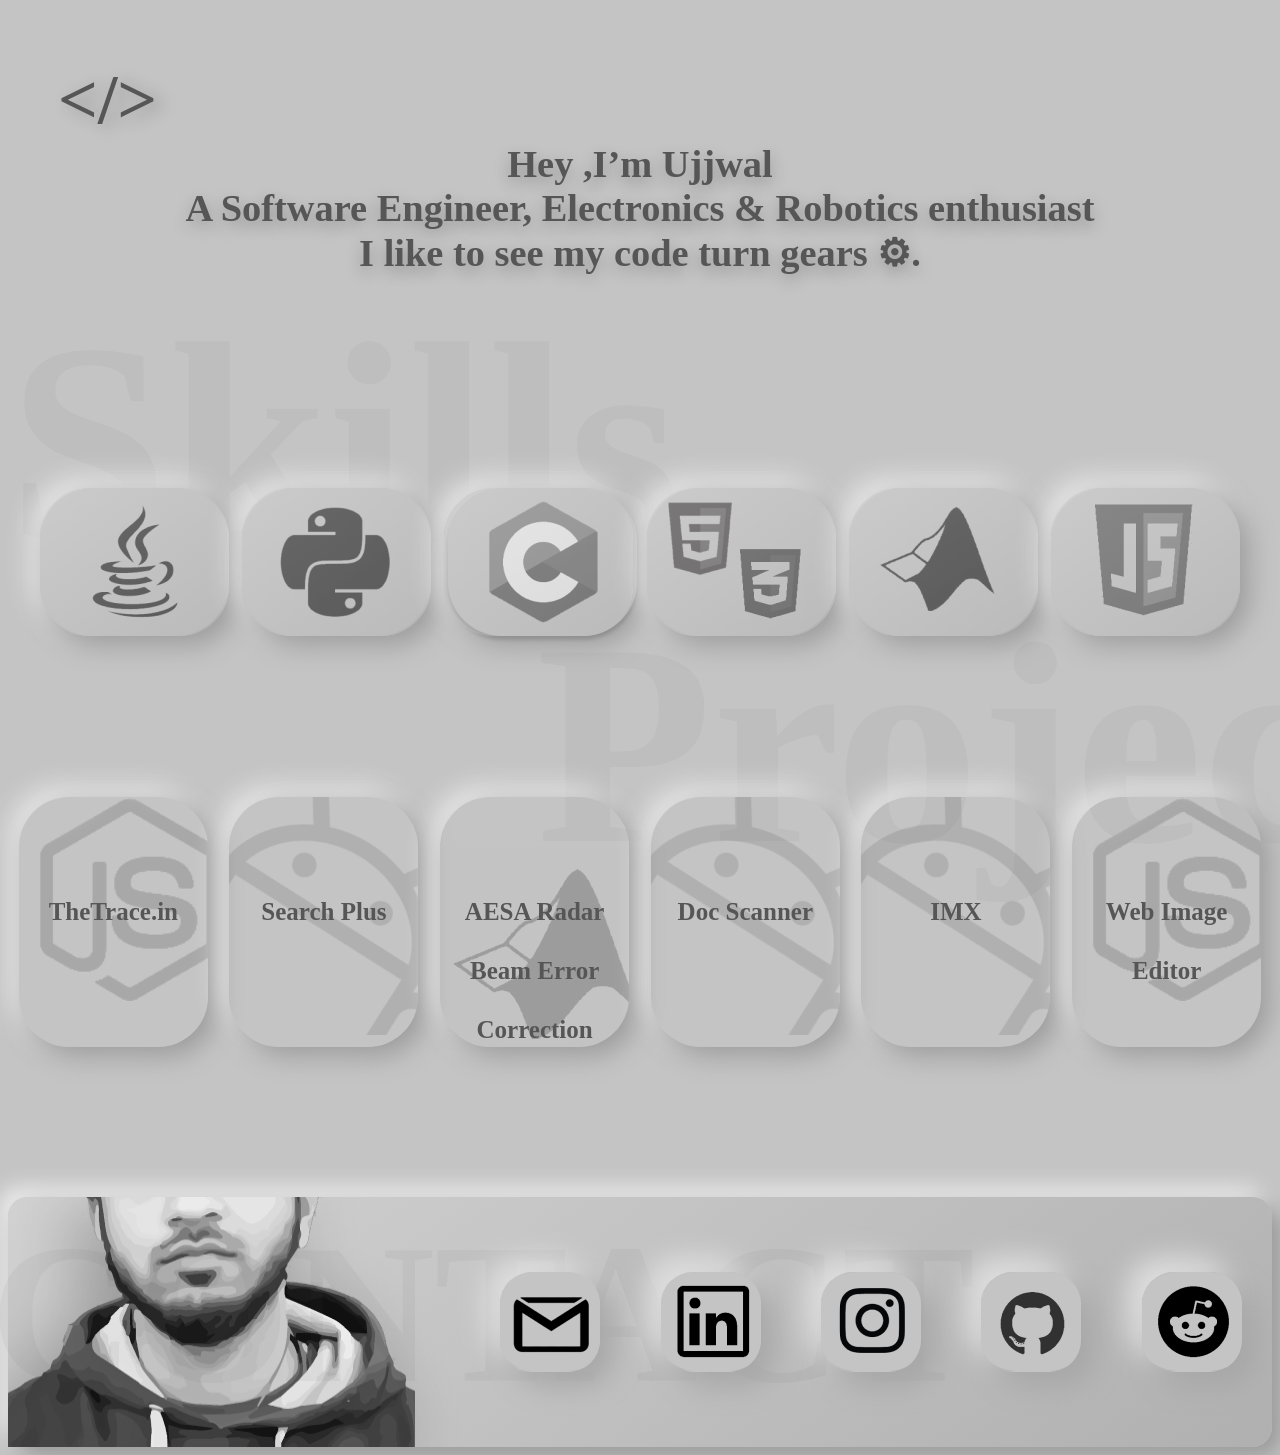
<file: old/index.html>
<!DOCTYPE html>
<html lang="en">
    <head>
        <meta charset="utf-8">
        <meta name="viewport" content="width=device-width, initial-scale=1, shrink-to-fit=no">
        <title>Ujjwal Vishwakarma</title>
       
       
        <link rel="stylesheet" href="style.css">
        <!-- <link rel="stylesheet" href="https://cdn.jsdelivr.net/npm/bootstrap@4.5.3/dist/css/bootstrap.min.css" integrity="sha384-TX8t27EcRE3e/ihU7zmQxVncDAy5uIKz4rEkgIXeMed4M0jlfIDPvg6uqKI2xXr2" crossorigin="anonymous"> -->
    </head>
    <body>
    <div class="logo">&lt;/&gt;</div>

    <div class="text">
        <div class="text1">Hey ,I’m Ujjwal</div>
        <div class="text2">A Software Engineer, Electronics & Robotics enthusiast</div>
        <div class="text3">I like to see my code turn gears ⚙.</div>
     </div>
   
    <div class="mid_section container">
        <div class="skills_text">Skills</div>
        <div class="skills row">
            <div class="skill_box col"><img src="img/skill1.png"></div>
            <div class="skill_box col"><img src="img/skill2.png"></div>
            <div class="skill_box col"><img src="img/skill3.png"></div>
            <div class="skill_box col"><img src="img/skill4.png"></div>
            <div class="skill_box col"><img src="img/skill5.png"></div>
            <div class="skill_box col"><img src="img/skill6.png"></div>
        </div>
        
    </div>
    <div class="projects_section">
        <div class="projects_text">Projects</div>
        <div class="projects">
            <div class="project_box javascript"><p>TheTrace.in</p></div>
            <div class="project_box android"><p>Search Plus</p></div>
            <div class="project_box matlab"><p>AESA Radar Beam Error Correction</p></div>
            <div class="project_box android"><p>Doc Scanner</p></div>
            <div class="project_box android"><p>IMX</p></div>
            <div class="project_box javascript"><p>Web Image Editor</p></div>
        </div>
    </div>

    <div class="contacts">
        
        <img class="img_foot" src="img.png">
        <div class="contact_text">CONTACT</div>
       
        <div class="gmail contact_box" onclick="window.location.href='https://mailto:uvish66@gmail.com';"></div>
        <div class="linkdin contact_box"  onclick="window.location.href='https://www.linkedin.com/in/uvish66/';"></div>
        <div class="instagram contact_box"  onclick="window.location.href='https://www.instagram.com/uvish66/';" ></div>
        <div class="github contact_box"  onclick="window.location.href='https://github.com/uvish/';"></div>
        <div class="reddit contact_box"  onclick="window.location.href='https://www.reddit.com/user/uvish66';"></div>
    </div>  
    <script src="https://code.jquery.com/jquery-3.5.1.slim.min.js" integrity="sha384-DfXdz2htPH0lsSSs5nCTpuj/zy4C+OGpamoFVy38MVBnE+IbbVYUew+OrCXaRkfj" crossorigin="anonymous"></script>
    <script src="https://cdn.jsdelivr.net/npm/bootstrap@4.5.3/dist/js/bootstrap.bundle.min.js" integrity="sha384-ho+j7jyWK8fNQe+A12Hb8AhRq26LrZ/JpcUGGOn+Y7RsweNrtN/tE3MoK7ZeZDyx" crossorigin="anonymous"></script> 
    </body>
</html>
</file>
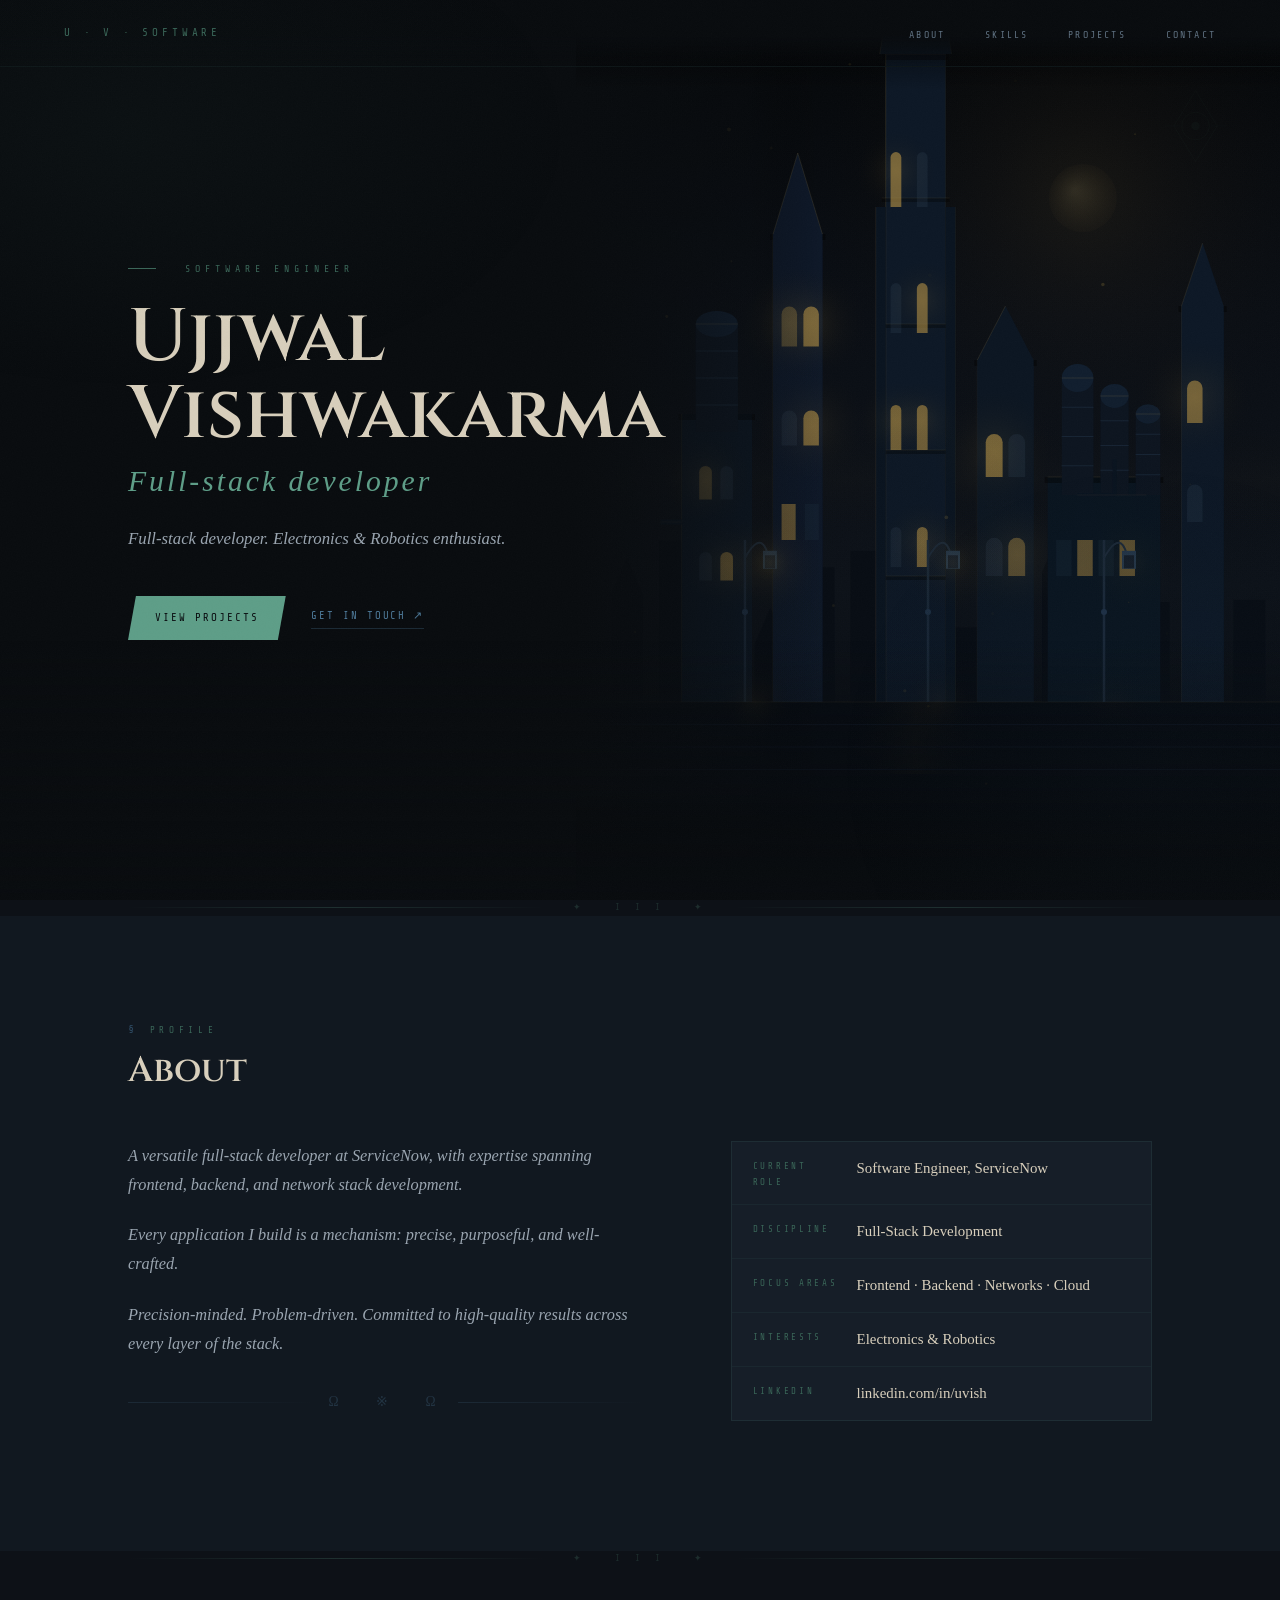
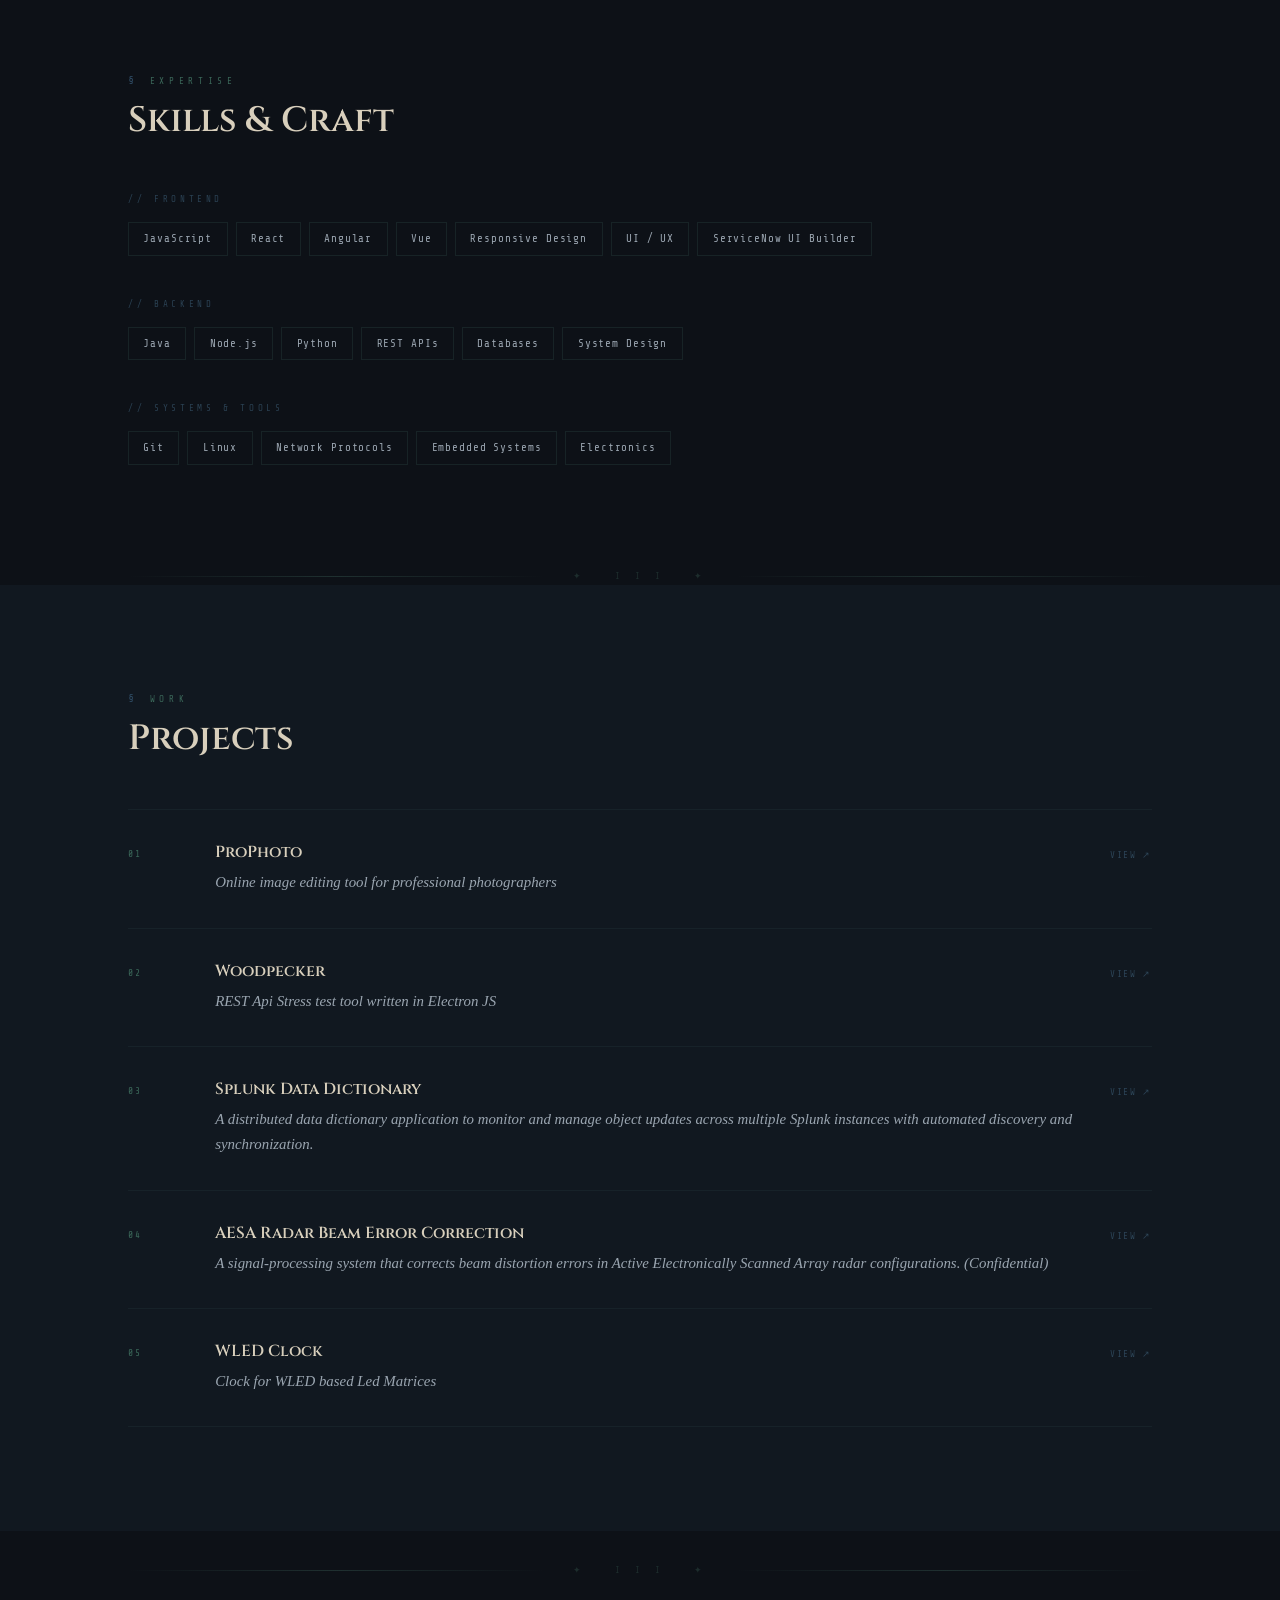
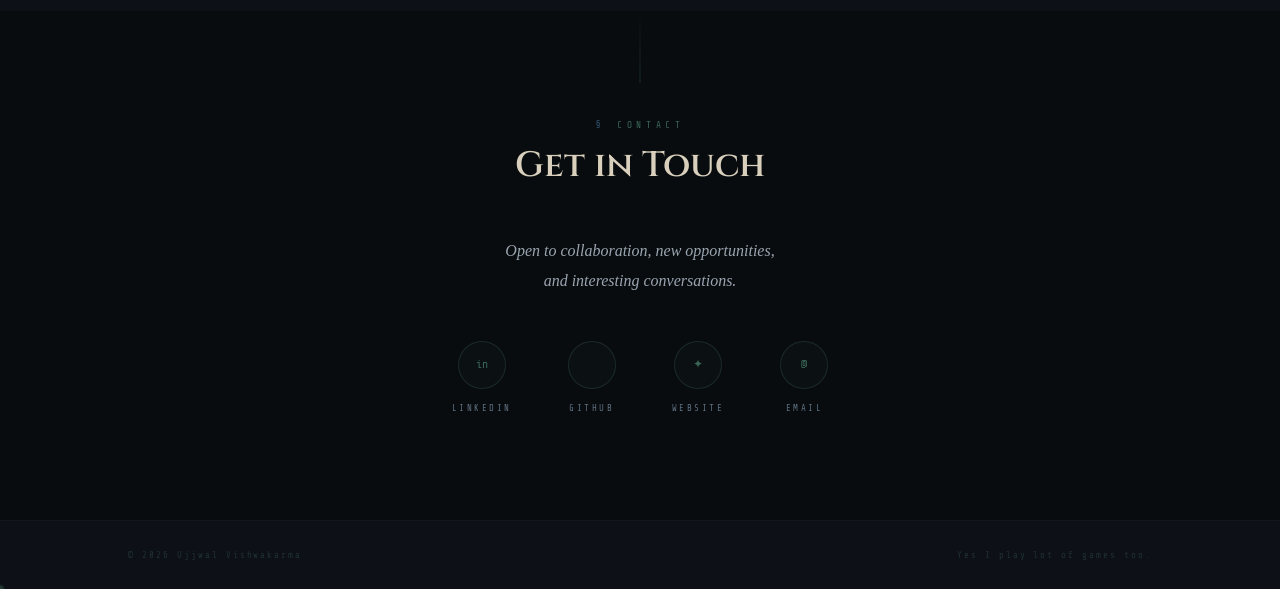
<file: bethesda.html>
<!DOCTYPE html>
<html lang="en">
<head>
<meta charset="UTF-8">
<meta name="viewport" content="width=device-width, initial-scale=1.0">
<title>Portfolio</title>
<script src="data.js"></script>
<link href="https://fonts.googleapis.com/css2?family=Cinzel:wght@400;600&family=IM+Fell+English:ital@0;1&family=Share+Tech+Mono&display=swap" rel="stylesheet">
<style>

/* ─────────────────────────────────────────
   DISHONORED-INSPIRED PALETTE
   Reference: Dunwall's desaturated, cold
   Victorian palette — iron, fog, muted teal,
   aged paper, oxidised copper.
   No bright or saturated colours.
───────────────────────────────────────── */
:root {
  /* Backgrounds — deep charcoal with a blue-green undertone */
  --bg-0:   #090C0F;   /* deepest — hero, footer */
  --bg-1:   #0D1117;   /* base body */
  --bg-2:   #111820;   /* section alt */
  --bg-3:   #161E28;   /* card / dossier */
  --bg-4:   #1C2530;   /* hover tint */

  /* Stone / Iron — structural neutrals */
  --iron:   #2E3B48;
  --slate:  #3D4F5E;
  --ash:    #5C6F7E;

  /* Text */
  --text-0: #D8CFBC;   /* primary — aged ivory, not pure white */
  --text-1: #9AA5B0;   /* secondary — cold mist */
  --text-2: #5E7080;   /* tertiary / labels */

  /* Accent — oxidised teal, like corroded copper in lamplight */
  --teal:   #5E9E88;   /* main accent — muted, professional */
  --teal-d: #3A6658;   /* darker / hover */
  --teal-l: #8DC4AE;   /* lighter / highlight */

  /* Secondary accent — Outsider blue-grey, very desaturated */
  --blue:   #4E7A9A;
  --blue-d: #2E4A62;

  /* Rule / border */
  --rule:   rgba(94,158,136,0.12);
  --rule-strong: rgba(94,158,136,0.22);
}

*, *::before, *::after { box-sizing: border-box; margin: 0; padding: 0; }
html { scroll-behavior: smooth; }

body {
  background: var(--bg-1);
  color: var(--text-0);
  font-family: 'IM Fell English', Georgia, serif;
  font-size: 17px;
  line-height: 1.8;
  overflow-x: hidden;
}

/* Subtle atmospheric vignette overlay */
body::before {
  content: '';
  position: fixed; inset: 0; z-index: 9998; pointer-events: none;
  background:
    radial-gradient(ellipse 55% 45% at 10% 15%, rgba(94,158,136,0.035) 0%, transparent 65%),
    radial-gradient(ellipse 40% 55% at 90% 85%, rgba(78,122,154,0.025) 0%, transparent 65%);
}

/* Fine film grain */
body::after {
  content: '';
  position: fixed; inset: 0; z-index: 9997; pointer-events: none;
  opacity: 0.35;
  background-image: url("data:image/svg+xml,%3Csvg xmlns='http://www.w3.org/2000/svg' width='250' height='250'%3E%3Cfilter id='n'%3E%3CfeTurbulence type='fractalNoise' baseFrequency='0.8' numOctaves='4' stitchTiles='stitch'/%3E%3CfeColorMatrix type='saturate' values='0'/%3E%3C/filter%3E%3Crect width='250' height='250' filter='url(%23n)' opacity='0.055'/%3E%3C/svg%3E");
}

/* ─── NAV ─────────────────────────────────── */
nav {
  position: fixed; top: 0; left: 0; right: 0; z-index: 500;
  padding: 1.1rem 5vw;
  display: flex; justify-content: space-between; align-items: center;
  background: linear-gradient(to bottom, rgba(9,12,15,0.96) 55%, transparent);
  border-bottom: 1px solid rgba(94,158,136,0.07);
}
#nav-name {
  font-family: 'Share Tech Mono', monospace;
  font-size: 0.68rem; letter-spacing: 0.35em; text-transform: uppercase;
  color: var(--teal-d); text-decoration: none;
}
.nav-links { display: flex; gap: 2.5rem; list-style: none; }
.nav-links a {
  font-family: 'Share Tech Mono', monospace;
  font-size: 0.62rem; letter-spacing: 0.22em; text-transform: uppercase;
  color: var(--text-2); text-decoration: none; transition: color 0.3s;
}
.nav-links a:hover { color: var(--teal); }

/* ─── HERO ─────────────────────────────────── */
#hero {
  min-height: 100vh;
  display: flex; align-items: center;
  padding: 0 10vw;
  position: relative; overflow: hidden;
  background: var(--bg-0);
}

/* Hero illustration canvas */
#hero-canvas {
  position: absolute;
  right: 0; top: 0; bottom: 0;
  width: 55%; height: 100%;
  pointer-events: none;
  opacity: 0;
  animation: rise 1.8s ease 1.1s forwards;
}

/* Fog floor */
.fog {
  position: absolute; bottom: 0; left: 0; right: 0; height: 260px;
  background: linear-gradient(to top, rgba(9,12,15,0.96) 0%, transparent 100%);
  pointer-events: none;
}

.hero-inner { position: relative; z-index: 2; max-width: 600px; }

.hero-eyebrow {
  font-family: 'Share Tech Mono', monospace;
  font-size: 0.62rem; letter-spacing: 0.5em; text-transform: uppercase;
  color: var(--teal-d); margin-bottom: 1.4rem;
  display: flex; align-items: center; gap: 0.9rem;
  opacity: 0; animation: rise 0.9s ease 0.35s forwards;
}
.hero-eyebrow::before { content: ''; width: 28px; height: 1px; background: var(--teal-d); }

#hero-name {
  font-family: 'Cinzel', serif;
  font-size: clamp(2.6rem, 5.8vw, 5rem);
  font-weight: 600; line-height: 1.04; color: var(--text-0);
  opacity: 0; animation: rise 0.9s ease 0.55s forwards;
}
#hero-name span {
  display: block; font-family: 'IM Fell English', serif;
  font-style: italic; font-size: 0.4em; font-weight: 400;
  color: var(--teal); letter-spacing: 0.1em; margin-top: 0.4em;
}

#hero-tagline {
  margin-top: 1.6rem; font-style: italic;
  font-size: 1.05rem; color: var(--text-1);
  max-width: 420px; line-height: 1.85;
  opacity: 0; animation: rise 0.9s ease 0.75s forwards;
}

.hero-cta {
  margin-top: 2.6rem; display: flex; gap: 1.6rem; align-items: center;
  opacity: 0; animation: rise 0.9s ease 0.95s forwards;
}
.btn-primary {
  font-family: 'Share Tech Mono', monospace;
  font-size: 0.68rem; letter-spacing: 0.18em; text-transform: uppercase;
  color: var(--bg-0); background: var(--teal);
  padding: 0.78rem 1.7rem; text-decoration: none;
  clip-path: polygon(8px 0%, 100% 0%, calc(100% - 8px) 100%, 0% 100%);
  transition: background 0.3s, transform 0.2s;
}
.btn-primary:hover { background: var(--teal-l); transform: translateY(-2px); }
.btn-ghost {
  font-family: 'Share Tech Mono', monospace;
  font-size: 0.66rem; letter-spacing: 0.18em; text-transform: uppercase;
  color: var(--blue); text-decoration: none;
  display: flex; align-items: center; gap: 0.4rem;
  border-bottom: 1px solid rgba(78,122,154,0.28);
  padding-bottom: 2px; transition: color 0.3s, border-color 0.3s;
}
.btn-ghost::after { content: '↗'; }
.btn-ghost:hover { color: #7AAAC8; border-color: rgba(78,122,154,0.55); }

@keyframes rise {
  from { opacity: 0; transform: translateY(18px); }
  to   { opacity: 1; transform: translateY(0); }
}

/* ─── DIVIDER ──────────────────────────────── */
.divider {
  display: flex; align-items: center; gap: 1.8rem;
  padding: 0 10vw;
}
.divider-line {
  flex: 1; height: 1px;
  background: linear-gradient(to right, transparent, var(--rule-strong), transparent);
}
.divider-glyph {
  font-family: 'Share Tech Mono', monospace;
  font-size: 0.55rem; letter-spacing: 0.55em;
  color: rgba(94,158,136,0.2); white-space: nowrap;
}

/* ─── SECTIONS ─────────────────────────────── */
section { padding: 6.5rem 10vw; }

.section-label {
  font-family: 'Share Tech Mono', monospace;
  font-size: 0.58rem; letter-spacing: 0.5em; text-transform: uppercase;
  color: var(--teal-d); margin-bottom: 0.5rem;
  display: flex; align-items: center; gap: 0.7rem;
}
.section-label::before { content: '§'; color: var(--blue-d); font-size: 0.72rem; }

h2.section-title {
  font-family: 'Cinzel', serif;
  font-size: clamp(1.5rem, 3vw, 2.2rem);
  font-weight: 600; color: var(--text-0);
  margin-bottom: 3rem; line-height: 1.25;
}

/* ─── ABOUT ─────────────────────────────────── */
#about { background: var(--bg-2); }

.about-grid {
  display: grid; grid-template-columns: 1.1fr 0.9fr; gap: 5.5rem; align-items: start;
}
.about-text p {
  color: var(--text-1); font-style: italic;
  margin-bottom: 1.3rem; font-size: 1.02rem;
}
.about-text p strong { color: var(--text-0); font-style: normal; font-weight: 400; }

.accent-rule {
  margin: 2rem 0;
  display: flex; align-items: center; gap: 1rem;
}
.accent-rule::before, .accent-rule::after {
  content: ''; flex: 1; height: 1px;
  background: linear-gradient(to right, rgba(78,122,154,0.18), transparent);
}
.accent-glyph { font-size: 0.85rem; color: rgba(78,122,154,0.28); letter-spacing: 0.5em; }

/* Dossier table */
.dossier {
  border: 1px solid var(--rule);
  background: var(--bg-3);
}
.dossier-row {
  display: grid; grid-template-columns: 88px 1fr; gap: 1rem;
  padding: 0.82rem 1.3rem;
  border-bottom: 1px solid rgba(94,158,136,0.07);
  transition: background 0.2s;
}
.dossier-row:last-child { border-bottom: none; }
.dossier-row:hover { background: var(--bg-4); }
.d-key {
  font-family: 'Share Tech Mono', monospace;
  font-size: 0.57rem; letter-spacing: 0.3em; text-transform: uppercase;
  color: var(--teal-d); padding-top: 3px;
}
.d-val { font-family: 'IM Fell English', serif; font-size: 0.93rem; color: var(--text-0); }

/* ─── SKILLS ────────────────────────────────── */
#skills { background: var(--bg-1); }

#skills-grid { display: flex; flex-direction: column; gap: 2.5rem; }

.skill-group {}
.skill-group-title {
  font-family: 'Share Tech Mono', monospace;
  font-size: 0.57rem; letter-spacing: 0.4em; text-transform: uppercase;
  color: rgba(78,122,154,0.45); margin-bottom: 0.9rem;
}
.skill-tags { display: flex; flex-wrap: wrap; gap: 0.5rem; }
.skill-tag {
  font-family: 'Share Tech Mono', monospace;
  font-size: 0.68rem; letter-spacing: 0.08em;
  color: var(--text-1);
  padding: 0.38rem 0.9rem;
  border: 1px solid rgba(94,158,136,0.13);
  position: relative; overflow: hidden;
  cursor: default; transition: color 0.3s, border-color 0.3s;
}
.skill-tag::before {
  content: '';
  position: absolute; inset: 0;
  background: rgba(94,158,136,0.04);
  transform: scaleX(0); transform-origin: left;
  transition: transform 0.3s ease;
}
.skill-tag:hover { color: var(--teal-l); border-color: rgba(94,158,136,0.28); }
.skill-tag:hover::before { transform: scaleX(1); }

/* ─── PROJECTS ──────────────────────────────── */
#projects { background: var(--bg-2); }

#projects-list { display: flex; flex-direction: column; }

.project-item {
  display: grid; grid-template-columns: 52px 1fr auto;
  gap: 0 2.2rem; align-items: start;
  padding: 2rem 0;
  border-bottom: 1px solid rgba(94,158,136,0.08);
  position: relative; transition: background 0.25s;
}
.project-item::before {
  content: '';
  position: absolute; left: -10vw; right: -10vw; top: 0; bottom: 0;
  background: rgba(94,158,136,0.02);
  opacity: 0; transition: opacity 0.3s; pointer-events: none;
}
.project-item:hover::before { opacity: 1; }
.project-item:first-child { border-top: 1px solid rgba(94,158,136,0.08); }

.proj-num {
  font-family: 'Share Tech Mono', monospace;
  font-size: 0.6rem; color: var(--teal-d); letter-spacing: 0.2em; padding-top: 4px;
}
.proj-title {
  font-family: 'Cinzel', serif;
  font-size: 1rem; font-weight: 600; color: var(--text-0);
  margin-bottom: 0.45rem; line-height: 1.3;
  transition: color 0.3s;
}
.project-item:hover .proj-title { color: var(--teal-l); }
.proj-desc { font-style: italic; font-size: 0.93rem; color: var(--text-1); line-height: 1.7; }
.proj-link {
  font-family: 'Share Tech Mono', monospace;
  font-size: 0.58rem; letter-spacing: 0.18em; text-transform: uppercase;
  color: rgba(78,122,154,0.45); text-decoration: none;
  padding-top: 5px; white-space: nowrap;
  display: flex; align-items: center; gap: 0.35rem;
  transition: color 0.3s;
}
.proj-link::after { content: '↗'; }
.proj-link:hover { color: var(--blue); }

/* ─── CONTACT ───────────────────────────────── */
#contact {
  background: var(--bg-0);
  text-align: center; position: relative; overflow: hidden;
}
#contact::before {
  content: ''; position: absolute; top: 0; left: 50%; transform: translateX(-50%);
  width: 1px; height: 72px;
  background: linear-gradient(to bottom, transparent, rgba(94,158,136,0.22));
}
.contact-inner { position: relative; z-index: 1; max-width: 520px; margin: 0 auto; }
#contact-sub {
  font-style: italic; color: var(--text-1); font-size: 1rem;
  line-height: 1.9; margin-bottom: 2.8rem;
}
.contact-row {
  display: flex; justify-content: center; gap: 3.5rem; flex-wrap: wrap;
}
.contact-node { display: flex; flex-direction: column; align-items: center; gap: 0.7rem; text-decoration: none; transition: transform 0.3s; }
.contact-node:hover { transform: translateY(-4px); }
.cnode-icon {
  width: 48px; height: 48px; border-radius: 50%;
  border: 1px solid rgba(94,158,136,0.18);
  display: flex; align-items: center; justify-content: center;
  font-family: 'Share Tech Mono', monospace; font-size: 0.72rem;
  color: var(--teal-d); background: rgba(94,158,136,0.03);
  transition: border-color 0.3s, color 0.3s, background 0.3s;
}
.contact-node:hover .cnode-icon {
  border-color: rgba(94,158,136,0.4); color: var(--teal);
  background: rgba(94,158,136,0.07);
}
.cnode-label {
  font-family: 'Share Tech Mono', monospace;
  font-size: 0.56rem; letter-spacing: 0.28em; text-transform: uppercase;
  color: var(--text-2); transition: color 0.3s;
}
.contact-node:hover .cnode-label { color: var(--teal-d); }

/* ─── FOOTER ────────────────────────────────── */
footer {
  padding: 1.6rem 10vw;
  border-top: 1px solid rgba(94,158,136,0.06);
  display: flex; justify-content: space-between; align-items: center;
}
footer p {
  font-family: 'Share Tech Mono', monospace;
  font-size: 0.56rem; letter-spacing: 0.22em;
  color: rgba(94,158,136,0.22);
}

/* ─── SCROLL REVEAL ─────────────────────────── */
.reveal { opacity: 0; transform: translateY(20px); transition: opacity 0.85s ease, transform 0.85s ease; }
.reveal.vis { opacity: 1; transform: translateY(0); }

/* ─── RESPONSIVE ────────────────────────────── */
@media (max-width: 768px) {
  nav { padding: 1rem 5vw; }
  .nav-links { display: none; }
  section { padding: 4.5rem 6vw; }
  .about-grid { grid-template-columns: 1fr; gap: 3rem; }
  .arch { display: none; }
  #hero { padding: 0 6vw; }
  .project-item { grid-template-columns: 40px 1fr; }
  .proj-link { display: none; }
  footer { flex-direction: column; gap: 0.5rem; text-align: center; }
  .divider { padding: 0 6vw; }
}
</style>
</head>
<body>

<!-- NAV -->
<nav>
  <a id="nav-name" href="#"></a>
  <ul class="nav-links">
    <li><a href="#about">About</a></li>
    <li><a href="#skills">Skills</a></li>
    <li><a href="#projects">Projects</a></li>
    <li><a href="#contact">Contact</a></li>
  </ul>
</nav>

<!-- HERO -->
<section id="hero">
  <canvas id="hero-canvas"></canvas>
  <div class="fog"></div>
  <div class="hero-inner">
    <div class="hero-eyebrow" id="hero-eyebrow"></div>
    <h1 id="hero-name"></h1>
    <p id="hero-tagline"></p>
    <div class="hero-cta">
      <a href="#projects" class="btn-primary">View Projects</a>
      <a id="hero-contact-btn" href="#contact" class="btn-ghost">Get in Touch</a>
    </div>
  </div>
</section>

<div class="divider"><div class="divider-line"></div><div class="divider-glyph">✦ &nbsp; I I I &nbsp; ✦</div><div class="divider-line"></div></div>

<!-- ABOUT -->
<section id="about">
  <div class="section-label">Profile</div>
  <h2 class="section-title">About</h2>
  <div class="about-grid">
    <div class="about-text reveal" id="about-text"></div>
    <div class="reveal" style="transition-delay:0.12s;">
      <div class="dossier" id="dossier"></div>
    </div>
  </div>
</section>

<div class="divider"><div class="divider-line"></div><div class="divider-glyph">✦ &nbsp; I I I &nbsp; ✦</div><div class="divider-line"></div></div>

<!-- SKILLS -->
<section id="skills">
  <div class="section-label">Expertise</div>
  <h2 class="section-title">Skills &amp; Craft</h2>
  <div id="skills-grid" class="reveal"></div>
</section>

<div class="divider"><div class="divider-line"></div><div class="divider-glyph">✦ &nbsp; I I I &nbsp; ✦</div><div class="divider-line"></div></div>

<!-- PROJECTS -->
<section id="projects">
  <div class="section-label">Work</div>
  <h2 class="section-title">Projects</h2>
  <div id="projects-list"></div>
</section>

<div class="divider" style="padding-top:2rem;padding-bottom:2rem;"><div class="divider-line"></div><div class="divider-glyph">✦ &nbsp; I I I &nbsp; ✦</div><div class="divider-line"></div></div>

<!-- CONTACT -->
<section id="contact">
  <div class="contact-inner">
    <div class="section-label" style="justify-content:center;">Contact</div>
    <h2 class="section-title">Get in Touch</h2>
    <p id="contact-sub" class="reveal"></p>
    <div class="contact-row reveal" id="contact-row" style="transition-delay:0.12s;"></div>
  </div>
</section>

<footer>
  <p id="footer-left"></p>
  <p id="footer-right"></p>
</footer>

<!-- Hero Dishonored-style illustration canvas -->
<script>
(function(){
  const canvas = document.getElementById('hero-canvas');
  const ctx = canvas.getContext('2d');

  function resize() {
    canvas.width  = canvas.offsetWidth  * window.devicePixelRatio;
    canvas.height = canvas.offsetHeight * window.devicePixelRatio;
    ctx.scale(window.devicePixelRatio, window.devicePixelRatio);
  }
  resize();
  window.addEventListener('resize', () => { resize(); });

  /* Fog layers drifting slowly */
  const fogBanks = Array.from({length: 22}, () => ({
    x: Math.random(), y: 0.5 + Math.random() * 0.55,
    r: 80 + Math.random() * 180,
    a: 0.012 + Math.random() * 0.032,
    spd: 0.00004 + Math.random() * 0.00009,
    ph: Math.random() * Math.PI * 2,
  }));

  /* Floating cinder / ash particles */
  const cinders = Array.from({length: 28}, () => ({
    x: Math.random(), y: Math.random(),
    r: 0.5 + Math.random() * 1.5,
    vx: (Math.random()-0.5)*0.00015,
    vy: -(0.00008 + Math.random()*0.00012),
    a: 0.3 + Math.random()*0.5,
    flicker: Math.random()*Math.PI*2,
  }));

  let t = 0;

  function draw() {
    const W = canvas.offsetWidth;
    const H = canvas.offsetHeight;
    if(W===0||H===0){t+=0.5;requestAnimationFrame(draw);return;}
    ctx.clearRect(0, 0, W, H);

    /* ── Sky gradient — Peyravernay's dark ochre-to-ink palette ── */
    const sky = ctx.createLinearGradient(0, 0, 0, H);
    sky.addColorStop(0,   '#050709');
    sky.addColorStop(0.35,'#0A0E14');
    sky.addColorStop(0.65,'#0D1219');
    sky.addColorStop(1,   '#060A0F');
    ctx.fillStyle = sky;
    ctx.fillRect(0, 0, W, H);

    /* ── Warm ochre moon-behind-clouds glow ── */
    const moonX = W*0.72, moonY = H*0.22;
    const moonG = ctx.createRadialGradient(moonX, moonY, 0, moonX, moonY, W*0.42);
    moonG.addColorStop(0,   'rgba(180,140,60,0.09)');
    moonG.addColorStop(0.3, 'rgba(140,100,40,0.05)');
    moonG.addColorStop(1,   'transparent');
    ctx.fillStyle = moonG;
    ctx.fillRect(0,0,W,H);

    /* moon disc — partially obscured, Peyravernay style */
    ctx.save();
    ctx.globalAlpha = 0.55 + 0.08*Math.sin(t*0.004);
    ctx.beginPath(); ctx.arc(moonX, moonY, 34, 0, Math.PI*2);
    const moonFill = ctx.createRadialGradient(moonX-8, moonY-8, 2, moonX, moonY, 34);
    moonFill.addColorStop(0, 'rgba(220,195,130,0.22)');
    moonFill.addColorStop(0.6,'rgba(180,150,90,0.12)');
    moonFill.addColorStop(1, 'rgba(140,110,60,0.06)');
    ctx.fillStyle = moonFill; ctx.fill();
    ctx.restore();

    /* ── Painterly background colour wash (Peyravernay's flat planes) ── */
    /* distant haze band at horizon */
    const hazeY = H*0.52;
    const haze = ctx.createLinearGradient(0, hazeY-60, 0, hazeY+80);
    haze.addColorStop(0, 'transparent');
    haze.addColorStop(0.5,'rgba(60,50,30,0.06)');
    haze.addColorStop(1, 'transparent');
    ctx.fillStyle = haze; ctx.fillRect(0, hazeY-60, W, 140);

    /* ── CITY SILHOUETTE — flat Dishonored-style angular shapes ── */
    /* Dishonored buildings are TALL, NARROW, ANGULAR with sharp triangular peaks */
    const ground = H*0.78;

    /* Helper: sharp-peaked spire building */
    function spireBlock(bx, bw, bh, peakH, shade) {
      ctx.beginPath();
      ctx.moveTo(bx, ground);
      ctx.lineTo(bx, ground-bh);
      ctx.lineTo(bx + bw*0.5, ground-bh-peakH);
      ctx.lineTo(bx + bw, ground-bh);
      ctx.lineTo(bx + bw, ground);
      ctx.closePath();
      ctx.fillStyle = shade; ctx.fill();
    }

    /* Helper: Dishonored-style rectangular block with notched cornice */
    function block(bx, by, bw, bh, shade) {
      ctx.fillStyle = shade;
      ctx.fillRect(bx, by, bw, bh);
      /* cornice step */
      ctx.fillStyle = 'rgba(0,0,0,0.4)';
      ctx.fillRect(bx-3, by, bw+6, 6);
    }

    /* Helper: thin edge highlight (Peyravernay's stark bright rims) */
    function edgeLight(x1,y1,x2,y2, alpha) {
      ctx.strokeStyle = `rgba(180,155,90,${alpha})`;
      ctx.lineWidth = 0.8;
      ctx.beginPath(); ctx.moveTo(x1,y1); ctx.lineTo(x2,y2); ctx.stroke();
    }

    /* Helper: whale-oil tank cylinder */
    function oilTank(bx, by, bw, bh) {
      ctx.fillStyle = '#0D1520';
      ctx.fillRect(bx, by, bw, bh);
      /* ribs */
      ctx.strokeStyle = 'rgba(25,38,55,0.9)'; ctx.lineWidth = 1;
      for(let i=1;i<4;i++){
        ctx.beginPath();
        ctx.moveTo(bx, by+bh*(i/4));
        ctx.lineTo(bx+bw, by+bh*(i/4));
        ctx.stroke();
      }
      /* dome top */
      ctx.beginPath();
      ctx.ellipse(bx+bw/2, by, bw/2, bh*0.12, 0, 0, Math.PI*2);
      ctx.fillStyle='#111E2E'; ctx.fill();
      edgeLight(bx, by, bx+bw, by, 0.18);
    }

    /* Helper: gothic arched window slot */
    function archWin(wx, wy, ww, wh, lit) {
      const alpha = lit ? (0.5 + 0.15*Math.sin(t*0.03+wx)) : 0.12;
      const col = lit ? `rgba(180,145,70,${alpha})` : `rgba(60,80,100,0.2)`;
      ctx.beginPath();
      ctx.moveTo(wx, wy+wh);
      ctx.lineTo(wx, wy+wh*0.45);
      ctx.arc(wx+ww/2, wy+wh*0.45, ww/2, Math.PI, 0);
      ctx.lineTo(wx+ww, wy+wh);
      ctx.closePath();
      ctx.fillStyle = col; ctx.fill();
      if(lit) {
        const wg = ctx.createRadialGradient(wx+ww/2,wy+wh*0.6,0, wx+ww/2,wy+wh*0.6,ww*4);
        wg.addColorStop(0,`rgba(180,145,70,0.10)`);
        wg.addColorStop(1,'transparent');
        ctx.fillStyle=wg;
        ctx.beginPath(); ctx.arc(wx+ww/2, wy+wh*0.6, ww*4, 0, Math.PI*2); ctx.fill();
      }
    }

    /* Helper: rectangular window */
    function rectWin(wx,wy,ww,wh,lit) {
      const a = lit ? (0.45+0.12*Math.sin(t*0.025+wy)) : 0.1;
      ctx.fillStyle = lit ? `rgba(175,138,65,${a})` : `rgba(40,60,80,0.18)`;
      ctx.fillRect(wx,wy,ww,wh);
    }

    /* ── LAYER 0: distant city wash — near-black ── */
    ctx.fillStyle = '#080D14';
    /* distant blocky towers far back */
    for(let i=0;i<14;i++){
      const bx = W*(0.05+i*0.068);
      const bh = H*(0.12+Math.sin(i*1.7)*0.06);
      ctx.fillRect(bx, ground-bh, W*0.045, bh);
      if(i%3===0){
        /* tiny distant spire */
        ctx.beginPath();
        ctx.moveTo(bx, ground-bh);
        ctx.lineTo(bx+W*0.022, ground-bh-H*0.04);
        ctx.lineTo(bx+W*0.045, ground-bh);
        ctx.closePath(); ctx.fill();
      }
    }

    /* ── LAYER 1: mid-ground industrial buildings ── */
    /* Left cluster — whale oil refinery */
    block(W*0.15, ground-H*0.32, W*0.10, H*0.32, '#0C1622');
    edgeLight(W*0.15, ground-H*0.32, W*0.15, ground, 0.12);
    oilTank(W*0.17, ground-H*0.42, W*0.06, H*0.12);
    archWin(W*0.175, ground-H*0.28, W*0.018, H*0.055, true);
    archWin(W*0.205, ground-H*0.28, W*0.018, H*0.055, false);
    archWin(W*0.175, ground-H*0.18, W*0.018, H*0.045, false);
    archWin(W*0.205, ground-H*0.18, W*0.018, H*0.045, true);
    /* pipe / duct on left */
    ctx.strokeStyle='#0A1420'; ctx.lineWidth=5;
    ctx.beginPath(); ctx.moveTo(W*0.15, ground-H*0.2); ctx.lineTo(W*0.12, ground-H*0.2); ctx.stroke();
    ctx.strokeStyle='rgba(180,155,90,0.08)'; ctx.lineWidth=1;
    ctx.beginPath(); ctx.moveTo(W*0.15, ground-H*0.2); ctx.lineTo(W*0.12, ground-H*0.2); ctx.stroke();

    /* Centre-left tower — tall narrow Dishonored style */
    block(W*0.28, ground-H*0.52, W*0.07, H*0.52, '#0E1828');
    edgeLight(W*0.28, ground-H*0.52, W*0.28, ground, 0.16);
    edgeLight(W*0.28, ground-H*0.52, W*0.35, ground-H*0.52, 0.10);
    spireBlock(W*0.28, W*0.07, H*0.52, H*0.09, '#0E1828');
    edgeLight(W*0.315, ground-H*0.61, W*0.28, ground-H*0.52, 0.20);
    edgeLight(W*0.315, ground-H*0.61, W*0.35, ground-H*0.52, 0.20);
    archWin(W*0.292, ground-H*0.46, W*0.022, H*0.065, true);
    archWin(W*0.323, ground-H*0.46, W*0.022, H*0.065, true);
    archWin(W*0.292, ground-H*0.34, W*0.022, H*0.055, false);
    archWin(W*0.323, ground-H*0.34, W*0.022, H*0.055, true);
    rectWin(W*0.292, ground-H*0.22, W*0.02, H*0.04, true);
    rectWin(W*0.325, ground-H*0.22, W*0.02, H*0.04, false);

    /* ── CENTREPIECE: Dunwall-style tower with whale-oil lamp platform ── */
    const tx=W*0.44, tw=W*0.085;
    /* base plinth */
    ctx.fillStyle='#0B1520';
    ctx.fillRect(tx-8, ground-H*0.06, tw+16, H*0.06);
    /* main shaft */
    block(tx, ground-H*0.72, tw, H*0.72, '#0D1826');
    edgeLight(tx, ground-H*0.72, tx, ground, 0.22);
    edgeLight(tx, ground-H*0.72, tx+tw, ground-H*0.72, 0.14);
    edgeLight(tx+tw, ground-H*0.72, tx+tw, ground, 0.08);
    /* horizontal banding — Dishonored loves these */
    for(let b=1;b<5;b++){
      ctx.fillStyle='rgba(0,0,0,0.35)';
      ctx.fillRect(tx-4, ground-H*(0.14*b), tw+8, 4);
      edgeLight(tx-4, ground-H*(0.14*b), tx+tw+4, ground-H*(0.14*b), 0.12);
    }
    /* side buttress columns */
    ctx.fillStyle='#0A1420';
    ctx.fillRect(tx-10, ground-H*0.55, 10, H*0.55);
    ctx.fillRect(tx+tw, ground-H*0.55, 10, H*0.55);
    edgeLight(tx-10, ground-H*0.55, tx-10, ground, 0.14);
    edgeLight(tx+tw+10, ground-H*0.55, tx+tw+10, ground, 0.08);
    /* gothic windows — tall, arched */
    archWin(tx+tw*0.08, ground-H*0.65, tw*0.18, H*0.10, true);
    archWin(tx+tw*0.52, ground-H*0.65, tw*0.18, H*0.10, false);
    archWin(tx+tw*0.08, ground-H*0.50, tw*0.18, H*0.09, false);
    archWin(tx+tw*0.52, ground-H*0.50, tw*0.18, H*0.09, true);
    archWin(tx+tw*0.08, ground-H*0.36, tw*0.18, H*0.08, true);
    archWin(tx+tw*0.52, ground-H*0.36, tw*0.18, H*0.08, true);
    archWin(tx+tw*0.08, ground-H*0.22, tw*0.18, H*0.07, false);
    archWin(tx+tw*0.52, ground-H*0.22, tw*0.18, H*0.07, true);
    /* upper spire — angular, very pointed */
    ctx.beginPath();
    ctx.moveTo(tx-6, ground-H*0.72);
    ctx.lineTo(tx+tw/2, ground-H*0.97);
    ctx.lineTo(tx+tw+6, ground-H*0.72);
    ctx.closePath(); ctx.fillStyle='#0D1826'; ctx.fill();
    edgeLight(tx-6, ground-H*0.72, tx+tw/2, ground-H*0.97, 0.28);
    edgeLight(tx+tw+6, ground-H*0.72, tx+tw/2, ground-H*0.97, 0.15);
    /* spire tip glow — whale oil lamp */
    const tipX=tx+tw/2, tipY=ground-H*0.97;
    const tipFlicker = 0.7 + 0.3*Math.sin(t*0.06);
    const tipGlow = ctx.createRadialGradient(tipX,tipY,0,tipX,tipY,W*0.08);
    tipGlow.addColorStop(0, `rgba(180,145,70,${0.28*tipFlicker})`);
    tipGlow.addColorStop(0.4,`rgba(140,105,45,${0.10*tipFlicker})`);
    tipGlow.addColorStop(1,'transparent');
    ctx.fillStyle=tipGlow; ctx.fillRect(0,0,W,H);
    ctx.beginPath(); ctx.arc(tipX,tipY,3,0,Math.PI*2);
    ctx.fillStyle=`rgba(220,185,100,${0.9*tipFlicker})`; ctx.fill();

    /* ── RIGHT: more towers and the whale processing facility ── */
    block(W*0.57, ground-H*0.38, W*0.08, H*0.38, '#0C1622');
    edgeLight(W*0.57, ground-H*0.38, W*0.57, ground, 0.14);
    spireBlock(W*0.57, W*0.08, H*0.38, H*0.06, '#0C1622');
    edgeLight(W*0.61, ground-H*0.44, W*0.57, ground-H*0.38, 0.18);
    archWin(W*0.582, ground-H*0.32, W*0.024, H*0.07, true);
    archWin(W*0.614, ground-H*0.32, W*0.024, H*0.07, false);
    archWin(W*0.582, ground-H*0.20, W*0.024, H*0.06, false);
    archWin(W*0.614, ground-H*0.20, W*0.024, H*0.06, true);

    /* industrial whale plant — flat wide low */
    block(W*0.67, ground-H*0.25, W*0.16, H*0.25, '#0A1520');
    edgeLight(W*0.67, ground-H*0.25, W*0.83, ground-H*0.25, 0.16);
    oilTank(W*0.69, ground-H*0.36, W*0.045, H*0.13);
    oilTank(W*0.745, ground-H*0.34, W*0.04, H*0.11);
    oilTank(W*0.795, ground-H*0.32, W*0.035, H*0.09);
    /* pipe network */
    ctx.strokeStyle='#0A1420'; ctx.lineWidth=4;
    ctx.beginPath(); ctx.moveTo(W*0.712, ground-H*0.23); ctx.lineTo(W*0.765, ground-H*0.23); ctx.stroke();
    ctx.beginPath(); ctx.moveTo(W*0.765, ground-H*0.23); ctx.lineTo(W*0.765, ground-H*0.27); ctx.stroke();
    ctx.strokeStyle='rgba(180,155,90,0.07)'; ctx.lineWidth=1;
    ctx.beginPath(); ctx.moveTo(W*0.712, ground-H*0.23); ctx.lineTo(W*0.81, ground-H*0.23); ctx.stroke();
    rectWin(W*0.682, ground-H*0.18, W*0.022, H*0.04, false);
    rectWin(W*0.712, ground-H*0.18, W*0.022, H*0.04, true);
    rectWin(W*0.742, ground-H*0.18, W*0.022, H*0.04, false);
    rectWin(W*0.772, ground-H*0.18, W*0.022, H*0.04, true);

    /* far right tower */
    block(W*0.86, ground-H*0.44, W*0.06, H*0.44, '#0D1826');
    spireBlock(W*0.86, W*0.06, H*0.44, H*0.07, '#0D1826');
    edgeLight(W*0.86, ground-H*0.44, W*0.86, ground, 0.10);
    edgeLight(W*0.89, ground-H*0.51, W*0.86, ground-H*0.44, 0.16);
    archWin(W*0.868, ground-H*0.38, W*0.022, H*0.07, true);
    archWin(W*0.868, ground-H*0.26, W*0.022, H*0.06, false);

    /* ── OUTSIDER'S MARK — the eye / brand symbol, drawn faintly ── */
    /* Dishonored's key icon: diamond eye with radiating lines from iris */
    const markX = W*0.88, markY = H*0.14;
    const markA = 0.06 + 0.02*Math.sin(t*0.02);
    ctx.save(); ctx.globalAlpha = markA;
    const markR = W*0.028;
    /* outer diamond */
    ctx.beginPath();
    ctx.moveTo(markX, markY-markR*1.8);
    ctx.lineTo(markX+markR*1.1, markY);
    ctx.lineTo(markX, markY+markR*1.8);
    ctx.lineTo(markX-markR*1.1, markY);
    ctx.closePath();
    ctx.strokeStyle='rgba(94,158,136,0.6)'; ctx.lineWidth=0.8; ctx.stroke();
    /* iris circle */
    ctx.beginPath(); ctx.arc(markX, markY, markR*0.7, 0, Math.PI*2);
    ctx.strokeStyle='rgba(94,158,136,0.7)'; ctx.lineWidth=0.7; ctx.stroke();
    /* pupil */
    ctx.beginPath(); ctx.arc(markX, markY, markR*0.22, 0, Math.PI*2);
    ctx.fillStyle='rgba(94,158,136,0.5)'; ctx.fill();
    /* radiating lines */
    for(let r=0;r<8;r++){
      const angle = (r/8)*Math.PI*2;
      const r1=markR*0.75, r2=markR*1.55;
      ctx.beginPath();
      ctx.moveTo(markX+Math.cos(angle)*r1, markY+Math.sin(angle)*r1);
      ctx.lineTo(markX+Math.cos(angle)*r2, markY+Math.sin(angle)*r2);
      ctx.strokeStyle='rgba(94,158,136,0.35)'; ctx.lineWidth=0.5; ctx.stroke();
    }
    ctx.restore();

    /* ── GROUND — dark reflective wet stone ── */
    ctx.fillStyle='#060B12';
    ctx.fillRect(0, ground, W, H-ground);
    /* wet street reflection — ochre from lamp tip */
    const refG = ctx.createLinearGradient(tipX-80, ground, tipX+80, ground);
    refG.addColorStop(0,'transparent');
    refG.addColorStop(0.5,`rgba(120,95,40,${0.06*tipFlicker})`);
    refG.addColorStop(1,'transparent');
    ctx.fillStyle=refG; ctx.fillRect(0, ground, W, H*0.08);
    /* ground edge sharp line */
    ctx.strokeStyle='rgba(180,155,90,0.08)'; ctx.lineWidth=1;
    ctx.beginPath(); ctx.moveTo(0,ground); ctx.lineTo(W,ground); ctx.stroke();
    /* subtle horizontal street lines */
    ctx.strokeStyle='rgba(15,25,40,0.7)'; ctx.lineWidth=1;
    for(let i=1;i<4;i++){
      ctx.beginPath(); ctx.moveTo(0, ground+H*0.025*i); ctx.lineTo(W, ground+H*0.025*i); ctx.stroke();
    }

    /* ── LAMP POSTS — whale oil design with curved arm ── */
    function lampPost(lx, lflick) {
      const gl = 0.65 + 0.35*Math.sin(t*0.055+lflick);
      /* pole */
      ctx.strokeStyle='#1A2838'; ctx.lineWidth=2.5;
      ctx.beginPath(); ctx.moveTo(lx, ground); ctx.lineTo(lx, ground-H*0.18); ctx.stroke();
      /* decorative ring */
      ctx.beginPath(); ctx.arc(lx, ground-H*0.1, 3, 0, Math.PI*2);
      ctx.fillStyle='#1E3045'; ctx.fill();
      /* curved arm */
      ctx.strokeStyle='#1A2838'; ctx.lineWidth=2;
      ctx.beginPath();
      ctx.moveTo(lx, ground-H*0.16);
      ctx.bezierCurveTo(lx+15, ground-H*0.19, lx+22, ground-H*0.175, lx+24, ground-H*0.155);
      ctx.stroke();
      /* lantern cage */
      ctx.fillStyle='#1E3248';
      ctx.fillRect(lx+18, ground-H*0.168, 14, 18);
      ctx.fillStyle='#0D1828';
      ctx.fillRect(lx+20, ground-H*0.163, 10, 13);
      /* glow pool */
      const lg=ctx.createRadialGradient(lx+25, ground-H*0.155, 0, lx+25, ground-H*0.155, 55);
      lg.addColorStop(0,`rgba(175,140,60,${0.20*gl})`);
      lg.addColorStop(0.35,`rgba(140,108,45,${0.07*gl})`);
      lg.addColorStop(1,'transparent');
      ctx.fillStyle=lg; ctx.beginPath(); ctx.arc(lx+25, ground-H*0.155, 55, 0, Math.PI*2); ctx.fill();
      /* ground pool */
      const gp=ctx.createRadialGradient(lx+10, ground, 0, lx+10, ground, 40);
      gp.addColorStop(0,`rgba(140,108,45,${0.10*gl})`);
      gp.addColorStop(1,'transparent');
      ctx.fillStyle=gp; ctx.beginPath(); ctx.arc(lx+10, ground, 40, 0, Math.PI*2); ctx.fill();
    }
    lampPost(W*0.24, 0);
    lampPost(W*0.50, 1.8);
    lampPost(W*0.75, 3.4);

    /* ── FOG drifting at street level ── */
    fogBanks.forEach(p => {
      p.ph += p.spd;
      const px = ((p.x + p.ph*0.25)%1.25 - 0.12)*W;
      const py = p.y*H + Math.sin(p.ph*1.5)*14;
      const fg=ctx.createRadialGradient(px,py,0,px,py,p.r);
      fg.addColorStop(0,`rgba(8,14,22,${p.a})`);
      fg.addColorStop(1,'transparent');
      ctx.fillStyle=fg; ctx.beginPath(); ctx.arc(px,py,p.r,0,Math.PI*2); ctx.fill();
    });

    /* ── CINDERS / ASH drifting upward ── */
    cinders.forEach(p => {
      p.x+=p.vx; p.y+=p.vy;
      if(p.y<-0.02){p.y=0.92+Math.random()*0.1;p.x=Math.random();}
      if(p.x<-0.02||p.x>1.02){p.x=Math.random();}
      const ca = p.a*(0.5+0.5*Math.sin(t*0.08+p.flicker));
      ctx.beginPath(); ctx.arc(p.x*W, p.y*H, p.r, 0, Math.PI*2);
      ctx.fillStyle=`rgba(180,150,70,${ca*0.35})`; ctx.fill();
    });

    /* ── Vignette: fade left edge into page bg so text sits cleanly ── */
    const vl=ctx.createLinearGradient(0,0,W*0.35,0);
    vl.addColorStop(0,'rgba(9,12,15,1)');
    vl.addColorStop(0.7,'rgba(9,12,15,0.3)');
    vl.addColorStop(1,'transparent');
    ctx.fillStyle=vl; ctx.fillRect(0,0,W*0.35,H);

    /* top vignette */
    const vt=ctx.createLinearGradient(0,0,0,H*0.10);
    vt.addColorStop(0,'rgba(5,7,9,0.9)');
    vt.addColorStop(1,'transparent');
    ctx.fillStyle=vt; ctx.fillRect(0,0,W,H*0.10);

    /* bottom vignette */
    const vb=ctx.createLinearGradient(0,H*0.88,0,H);
    vb.addColorStop(0,'transparent');
    vb.addColorStop(1,'rgba(6,10,15,0.95)');
    ctx.fillStyle=vb; ctx.fillRect(0,H*0.88,W,H*0.12);

    t+=0.5;
    requestAnimationFrame(draw);
  }

  draw();
})();
</script>

<!-- Cursor glow -->
<script>
(function(){
  const orbs=[];
  for(let i=0;i<5;i++){
    const d=document.createElement('div');
    const s=9-i*1.4;
    d.style.cssText=`position:fixed;width:${s}px;height:${s}px;border-radius:50%;background:rgba(94,158,136,${0.11-i*0.018});pointer-events:none;z-index:9996;transform:translate(-50%,-50%);transition:left ${0.04+i*0.04}s,top ${0.04+i*0.04}s;`;
    document.body.appendChild(d);orbs.push(d);
  }
  document.addEventListener('mousemove',e=>{orbs.forEach(o=>{o.style.left=e.clientX+'px';o.style.top=e.clientY+'px';});});
})();
</script>

<!-- Render from PORTFOLIO data -->
<script>
(function(){
  const d = PORTFOLIO;

  /* NAV */
  document.getElementById('nav-name').textContent =
    d.name.first[0] + ' · ' + d.name.last[0] + ' · ' + d.title.split(' ')[0];

  /* HERO */
  document.getElementById('hero-eyebrow').innerHTML =
    '<span></span>' + d.title;
  const heroName = document.getElementById('hero-name');
  heroName.innerHTML = d.name.first + '<br>' + d.name.last +
    '<span>' + (d.tagline.split('.')[0].trim()) + '</span>';
  document.getElementById('hero-tagline').textContent = d.tagline;

  /* ABOUT TEXT */
  const aboutEl = document.getElementById('about-text');
  d.bio.forEach(para => {
    const p = document.createElement('p');
    p.innerHTML = para;
    aboutEl.appendChild(p);
  });
  const rule = document.createElement('div');
  rule.className = 'accent-rule';
  rule.innerHTML = '<div class="accent-glyph">Ω &nbsp; ※ &nbsp; Ω</div>';
  aboutEl.appendChild(rule);

  /* DOSSIER */
  const dossierEl = document.getElementById('dossier');
  d.dossier.forEach(row => {
    dossierEl.innerHTML += `<div class="dossier-row"><span class="d-key">${row.label}</span><span class="d-val">${row.value}</span></div>`;
  });

  /* SKILLS */
  const skillsEl = document.getElementById('skills-grid');
  d.skills.forEach((group, i) => {
    const div = document.createElement('div');
    div.className = 'skill-group reveal';
    if (i > 0) div.style.transitionDelay = (i * 0.1) + 's';
    div.innerHTML = `<div class="skill-group-title">// ${group.category}</div>
      <div class="skill-tags">${group.items.map(s=>`<div class="skill-tag">${s}</div>`).join('')}</div>`;
    skillsEl.appendChild(div);
  });

  /* PROJECTS */
  const projEl = document.getElementById('projects-list');
  d.projects.forEach((proj, i) => {
    const el = document.createElement('div');
    el.className = 'project-item reveal';
    if (i > 0) el.style.transitionDelay = (i * 0.07) + 's';
    el.innerHTML = `
      <div class="proj-num">${String(i+1).padStart(2,'0')}</div>
      <div>
        <div class="proj-title">${proj.title}</div>
        <p class="proj-desc">${proj.description}</p>
      </div>
      ${proj.url ? `<a href="${proj.url}" target="_blank" class="proj-link">View</a>` : ''}`;
    projEl.appendChild(el);
  });

  /* CONTACT */
  document.getElementById('contact-sub').innerHTML =
    'Open to collaboration, new opportunities,<br>and interesting conversations.';

  const contactRow = document.getElementById('contact-row');
  const contactItems = [];
  if (d.links.linkedin) contactItems.push({ href: d.links.linkedin, icon: 'in', label: 'LinkedIn' });
  if (d.links.github)   contactItems.push({ href: d.links.github,   icon: '</>', label: 'GitHub' });
  if (d.links.website)  contactItems.push({ href: d.links.website,  icon: '✦',  label: 'Website' });
  if (d.links.email)    contactItems.push({ href: 'mailto:'+d.links.email, icon: '@', label: 'Email' });

  contactItems.forEach(item => {
    contactRow.innerHTML += `
      <a href="${item.href}" target="_blank" class="contact-node">
        <div class="cnode-icon">${item.icon}</div>
        <div class="cnode-label">${item.label}</div>
      </a>`;
  });

  /* FOOTER */
  document.getElementById('footer-left').textContent =
    '© ' + new Date().getFullYear() + '  ' + d.name.first + ' ' + d.name.last;
  document.getElementById('footer-right').textContent = d.footer;

  /* SCROLL REVEAL */
  const reveals = document.querySelectorAll('.reveal');
  const io = new IntersectionObserver(entries => {
    entries.forEach(e => {
      if (e.isIntersecting) { e.target.classList.add('vis'); io.unobserve(e.target); }
    });
  }, { threshold: 0.08 });
  reveals.forEach(el => io.observe(el));

})();
</script>

</body>
</html>
</file>
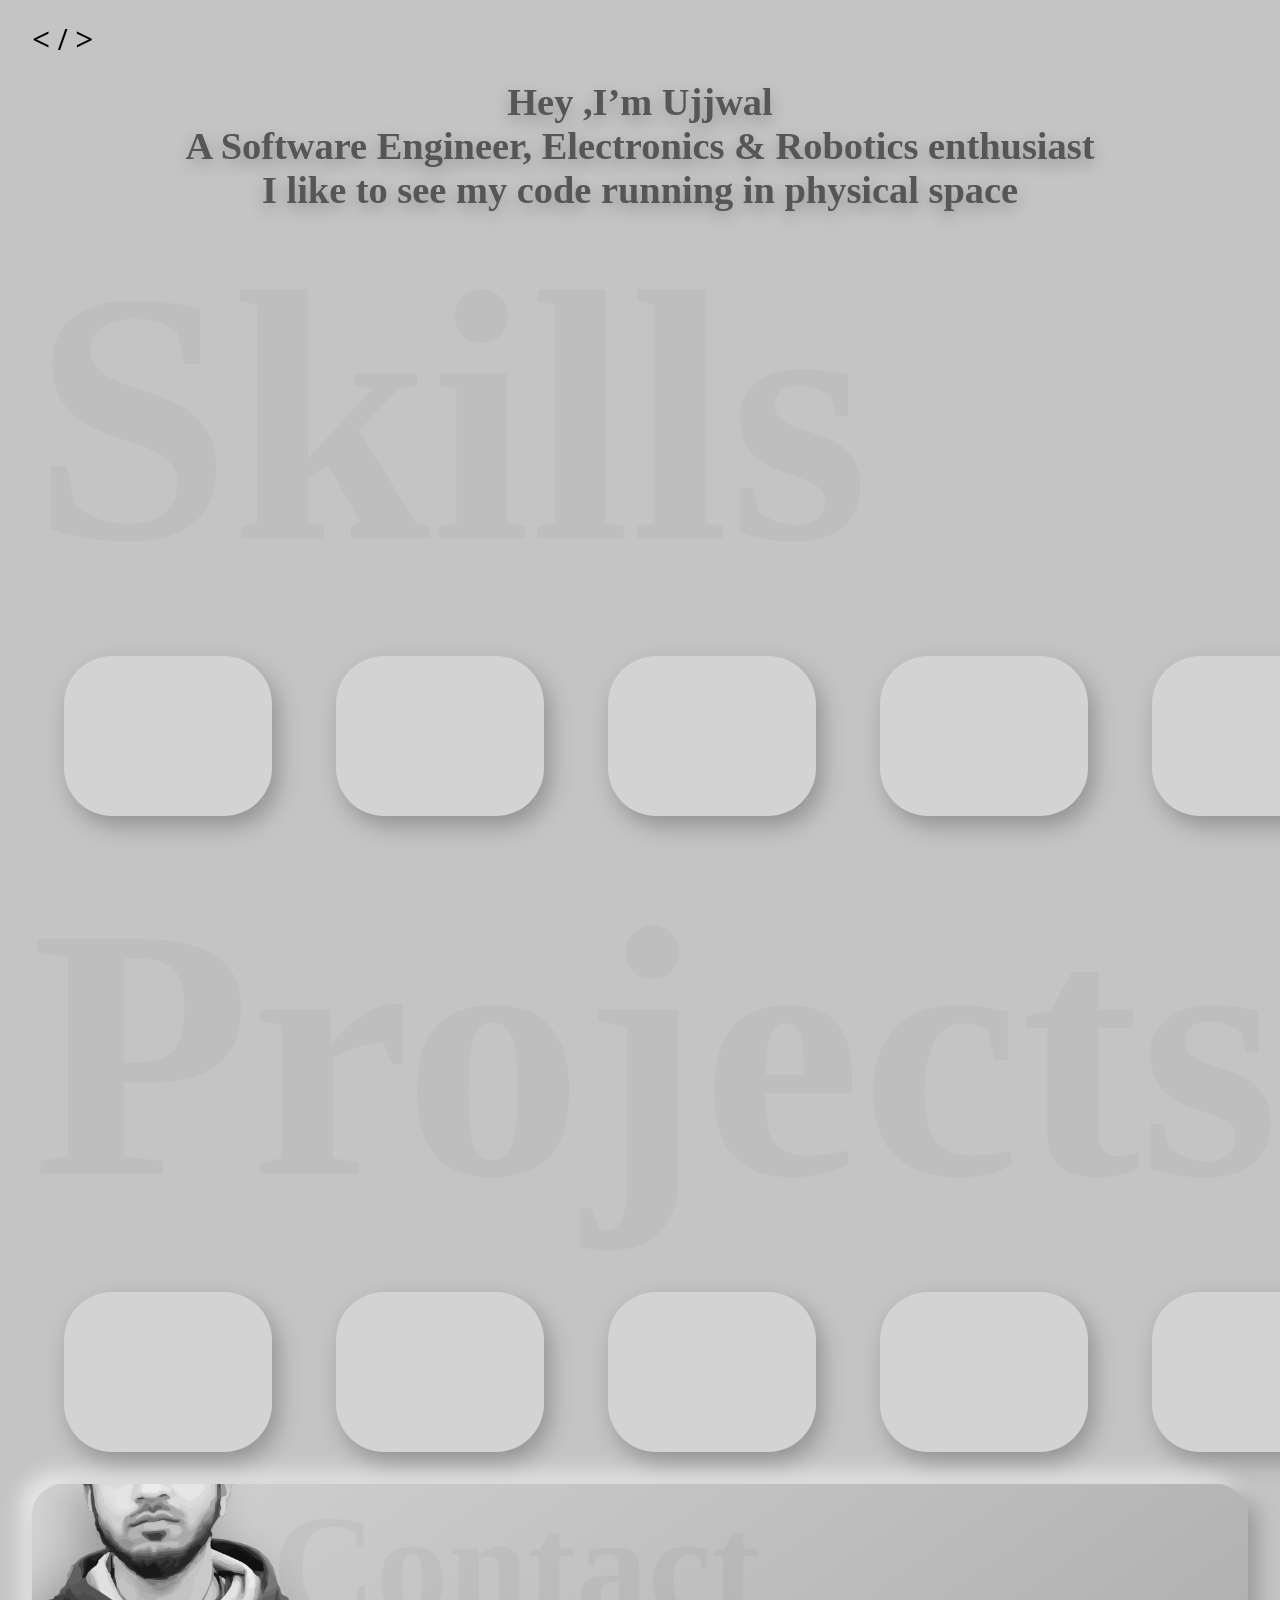
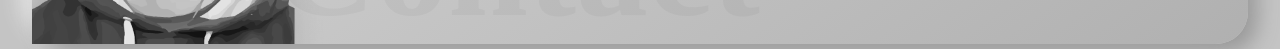
<file: page.html>
<!DOCTYPE html>
<html lang="en">
    <head>
        <meta charset="utf-8">
        <meta name="viewport" content="width=device-width, initial-scale=1">
        <title>Ujjwal Vishwakarma</title>
        <link rel="stylesheet" href="css/style.css">
    </head>
    <body>
    <div class="logo set_width"><h1>&lt; / &gt;</h1></div>

    <div class="text set_width">
        <div class="text">Hey ,I’m Ujjwal</div>
        <div class="text">A Software Engineer, Electronics & Robotics enthusiast</div>
        <div class="text">I like to see my code running in physical space </div>
     </div>
   
    <div class="mid_section set_width">
        <div class="skills_text big_text">Skills</div>
        <div class="skills">
            <div class="skill_box"></div>
            <div class="skill_box"></div>
            <div class="skill_box"></div>
            <div class="skill_box"></div>
            <div class="skill_box"></div>
            <div class="skill_box"></div>
        </div>
        
    </div>
    <div class="projects_section set_width">
        <div class="projects_text big_text">Projects</div>
        <div class="projects">
            <div class="skill_box android"></div>
            <div class="skill_box matlab"></div>
            <div class="skill_box android"></div>
            <div class="skill_box android"></div>
            <div class="skill_box javascript"></div>
            <div class="skill_box php"></div>

        </div>
    </div>

    <footer class="set_width">
        <div class="contact_text big_text" style="position: absolute;font-size: 9rem;margin-left: 15rem;">Contact</div>
    <div class="contacts set_width">
        
        <img class="img_foot" src="img.png">
       
        <div class="gmail contact_box"></div>
        <div class="linkdin contact_box"  onclick="window.location.href='https://www.linkedin.com/in/uvish66/';"></div>
        <div class="instagram contact_box"  onclick="window.location.href='https://www.instagram.com/uvish66/';" ></div>
        <div class="github contact_box"  onclick="window.location.href='https://github.com/uvish/';"></div>
        <div class="reddit contact_box"  onclick="window.location.href='https://www.reddit.com/user/uvish66';"></div>
    </div>   
</footer>
    </body>
</html>
</file>
<file: old/style.css>
:root{
  --low: #C4C4C4;
  --med:#565656;
  --high:#000000;
}
p{
  padding-top: 60px;
  font-weight: bold: 
}
body{
  background:var(--low);
  display: flex;
  flex-direction: column;
  flex-wrap: nowrap;
  justify-content: center;
  overflow-y: scroll;
}
body::-webkit-scrollbar{
  display: none;
}
body{
  -ms-overflow-style: none;
  scrollbar-width: none;
}
.logo{
  margin:50px 0px 0px 50px;
  order: 1;
width: 89px;
height: 84px;
left: 50px;
top: 47px;
font-family: Roboto Condensed;
font-style: normal;
font-weight: bold;
font-size: 70px;
line-height: 84px;
color: var(--med);
text-shadow: 8px 4px 17px rgba(0, 0, 0, 0.25);
}
.mid_section{
  order: 3;
  width: 100%;
  height: 300px;
 
}
.text{
  order: 2;
  font-family: Roboto Condensed;
font-style: normal;
font-weight: bold;
  color: var(--med);
  text-align: center;
  font-size: 3vw;
  text-shadow: 0px 6px 16px rgba(0, 0, 0, 0.25);
}
.skills{
  height: 500px;
  top: 100px;
  display: flex;
  flex-direction: row;
  justify-content: space-between;
  margin-left: 2rem;
  margin-right: 2rem;
  
}

.skill_box{
  z-index: 2;
  height: 148px;
  width: 189px;
  margin-top : 150px;
  margin-bottom: 150px;
  background: var(--med);
  border-radius: 50px;
  background: linear-gradient(145deg, #d2d2d2, #b0b0b0);
  box-shadow:  8px 8px 27px #979797, 
             -8px -8px 27px #f1f1f1;
}
.skills_text{
width: 10vw;
height: 7vh;
left: -39px;
top: 399px;
font-family: Roboto Condensed;
font-style: normal;
font-weight: bold;
font-size: 288px;
line-height: 337px;
color: rgba(86, 86, 86, 0.06);
}

.projects_section{
  order: 4;
  text-align: center;
  z-index: -1;
}
.projects{
  display: flex;
  flex-direction: row;
  justify-content: space-around;
  z-index: 1;
}

.projects_text{
  z-index: -1;
width: 1059px;
height: 372px;
right: -193px;
  margin-left: 500px;
font-family: Roboto Condensed;
font-style: normal;
font-weight: bold;
font-size: 288px;
line-height: 337px;
color: rgba(86, 86, 86, 0.06);
}
.project_box{
  z-index: 2;
  font-family: Roboto Condensed;
font-style: normal;
font-weight: bold;
font-size: 25px;
  font-size-adjust: auto;
  text-align-last: auto;
 
line-height: 59px;
color: #565656;

  height: 250px;
  width: 189px;
  margin-top : -150px;
  margin-bottom: 150px;
  background: var(--med);
  border-radius: 50px;
background: linear-gradient(145deg, #d2d2d2, #b0b0b0);
box-shadow:  8px 8px 27px #979797, 
             -8px -8px 27px #f1f1f1;
}
.contacts{
  order: 5;
}
.android{
  background:url("img/android.png");
  background-position-x: -100px;
  background-repeat: no-repeat;
}
.matlab{
  background:url("img/matlab.png");
  background-position-x: -40px;
  background-position-y: 50px;
  background-repeat: no-repeat;
}
.javascript{
   background:url("img/js.png");
  background-size: 400px;
  background-position-x: -90px;
  background-position-y: -100px;
  background-repeat: no-repeat;
}
.contacts{
  display: flex;
  justify-content: space-between;
  bottom: 0px;
  left: 0px;
  width: 100%;
  margin: 0px;
  padding: 0px;
  height: 250px;
  display: flex;
  border-radius: 20px;
background: linear-gradient(145deg, #d2d2d2, #b0b0b0);
box-shadow:  9px 9px 21px #979797, 
             -9px -9px 21px #f1f1f1;
}
.contact_text{
  position: absolute;
 z-index: 1;
left: -10px;
right: 34.29%;
width: fit-content;
font-family: Roboto Condensed;
font-style: normal;
font-weight: bold;
font-size: 200px;
line-height: 234px;
display: flex;
align-items: center;
text-align: center;

color: rgba(86, 86, 86, 0.06);
}
.contact_box{
 z-index: 2;
  margin: auto auto auto auto;
  height: 100px;
  width: 100px;
  border-radius: 2rem;
background: linear-gradient(145deg, #d2d2d2, #b0b0b0);
box-shadow:  14px 14px 28px #a7a7a7, 
             -14px -14px 28px #e1e1e1;
}
.gmail{
  background: url("img/gmail.png");
  background-position-x: -12px;
}
.linkdin{
  background: url("img/linkedin.png");
  background-position-x: -12px;
}
.instagram{
  background: url("img/instagram.png");
  background-position-x: -12px;
}
.github{
  background: url("img/github.png");
  background-position-x: -12px;
}
.reddit{
  background: url("img/reddit.png");
  background-position-x: -12px;
}
.skill_box img{
  filter:opacity(0.5);
}
</file>
<file: css/style.css>
:root{
    --low: #C4C4C4;
    --med:#565656;
    --high:#000000;
  }
  body{
    background:var(--low);
    display: flex;
    flex-direction: column;
    flex-wrap: wrap;
    justify-content: center;
    margin: auto;
    width: 95vw;
  }
  .set_width{
   max-width: 95vw;
  }
  .big_text{
    color: rgba(86, 86, 86, 0.06);
    font-family: Roboto Condensed;
    font-weight: bold;
    font-size: 28vw;
  }
  .skill_box{
    height:10rem;
    width:13rem;
    min-width:13rem;
    background:lightgrey;
    border-radius:3rem;
    margin:2rem;
    filter: drop-shadow(6px 10px 11px rgba(0, 0, 0, 0.25));
  }
  .skills{
    display:flex;
    flex-direction:row;
    flex-wrap:nowrap;
    overflow-x:scroll;
    width: 100vw;
    -ms-overflow-style:none;
    scrollbar-width: none;
  }
  .projects{
    display: flex;
    flex-direction: row;
    flex-wrap: nowrap;
    width: 100vw;
    overflow-x: scroll;
    -ms-overflow-style:none;
    scrollbar-width: none;
  }
  .skills::-webkit-scrollbar{
    display: none;
  }
  .projects::-webkit-scrollbar{
    display: none;
  }
 
  footer{
    width: 100vw;
  }
  .contacts{
      border-radius: 2rem;
      left: 0;
      bottom: 0;
      width: 100%;
      height: 10rem;
      text-align: center;
      background: linear-gradient(145deg, #d2d2d2, #b0b0b0);
      box-shadow:  9px 9px 21px #979797, 
             -9px -9px 21px #f1f1f1;
     display: flex;
     flex-direction: row;
     flex-wrap: wrap;
  }
  .contact_text{
    
  }
  .img_foot{
      max-width: 25rem;
      max-height: 100%;
  }
  .skills_text{
   
    }
    .projects_text{
     
     
      }
    .text{
        font-family: Roboto Condensed;
        font-style: normal;
        font-weight: bold;
        color: var(--med);
        text-align: center;
        font-size: 3vw;
        text-shadow: 0px 6px 16px rgba(0, 0, 0, 0.25);
      }
</file>
